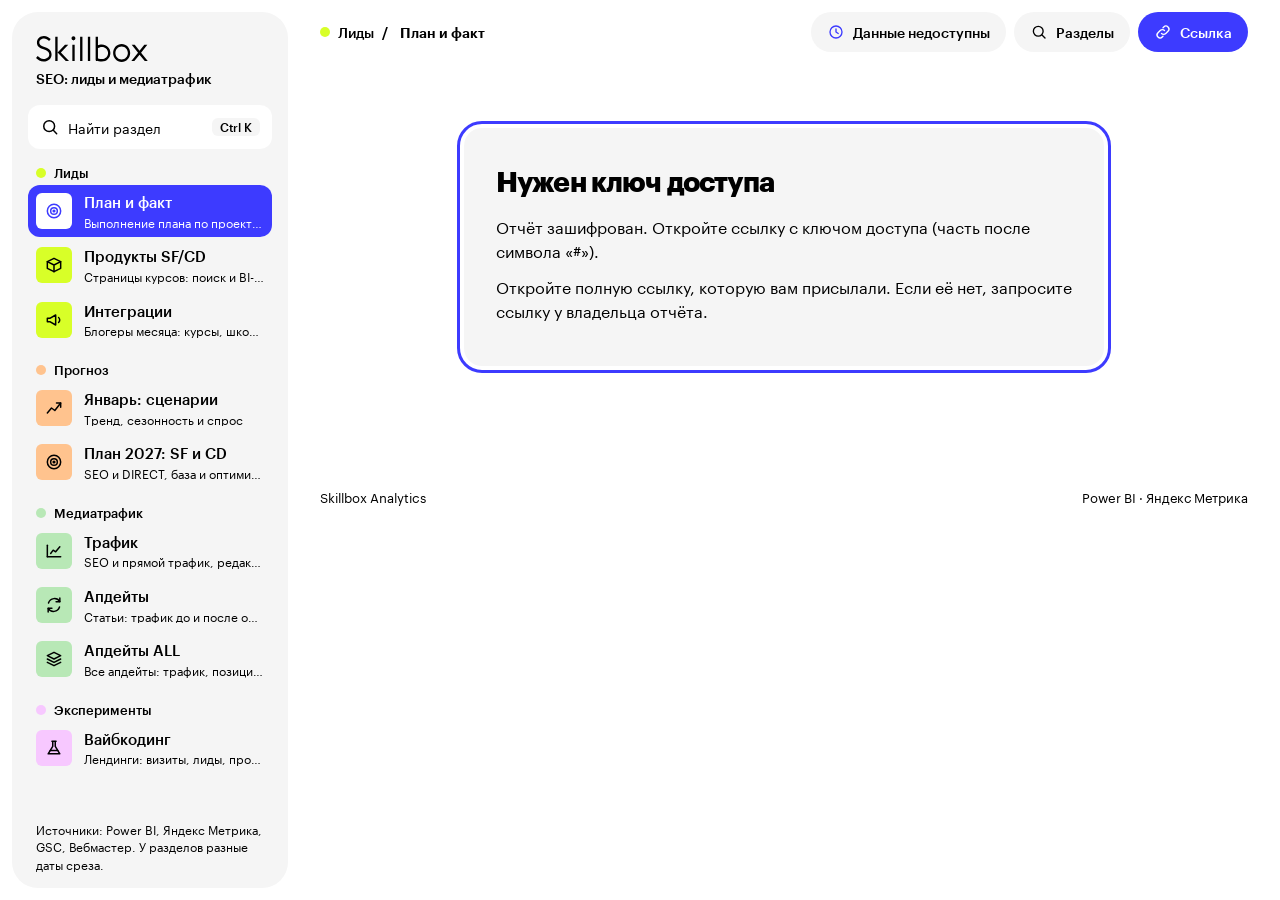
<file: index.html>
<!doctype html>
<html lang="ru">
<head>
  <meta charset="utf-8">
  <meta name="viewport" content="width=device-width, initial-scale=1">
  <meta name="description" content="Интерактивный отчёт по SEO-лидам и трафику медиапроектов Skillbox">
  <meta name="robots" content="noindex, nofollow, noarchive">
  <title>SEO: лиды и медиатрафик</title>
  <link rel="icon" href="assets/favicon.svg" type="image/svg+xml">
  <link rel="stylesheet" href="styles.css?v=20261126-2">
  <link rel="stylesheet" href="updates-all.css?v=20261122-r1">
  <link rel="stylesheet" href="products-sf-cd.css?v=20261103-1">
  <link rel="stylesheet" href="integrations.css?v=20261126-3">
  <link rel="stylesheet" href="ux-shell.css?v=20261122-r1">
  <link rel="stylesheet" href="media-plan.css?v=20261122-r1">
  <link rel="stylesheet" href="narrative.css?v=20261122-r1">
  <link rel="stylesheet" href="round3.css?v=20261122-r1">
  <style>.nested-tab-link{align-self:center;color:var(--text);font-weight:500;text-decoration:none;padding:var(--space-3) var(--space-2)}.nested-tab-link:hover{text-decoration:underline;text-underline-offset:5px}</style>
</head>
<body>
  <header class="site-header">
    <a class="brand" href="?view=leads" data-keep-hash aria-label="Skillbox">
      <img src="assets/skillbox-logo.svg" alt="Skillbox">
    </a>
    <div class="header-meta">
      <span class="status-dot" aria-hidden="true"></span>
      <span id="as-of">Требуется ключ доступа</span>
    </div>
  </header>

  <main class="page-shell" aria-busy="true">
    <section class="hero">
      <div>
        <p class="eyebrow">Аналитический отчёт</p>
        <h1>SEO: лиды и медиатрафик</h1>
        <p class="hero-copy">Единая динамика горячей воронки и контентных проектов. Источники — Power BI и API Яндекс Метрики.</p>
      </div>
      <div class="hero-mark" aria-hidden="true">SEO</div>
    </section>

    <nav class="section-tabs" aria-label="Разделы отчёта">
      <button class="tab-button active" data-target="leads" type="button">Лиды</button>
      <button class="tab-button" data-target="forecast" type="button">Прогноз: декабрь</button>
      <button class="tab-button" data-target="media" type="button">Медиатрафик</button>
      <button class="tab-button" data-target="experiment" type="button">Эксперимент: вайбкодинг</button>
    </nav>
    <script>
      // До загрузки forecast.json: прогноз строится на месяц после месяца последнего полного дня (вчера).
      (function () {
        var names = ['январь','февраль','март','апрель','май','июнь','июль','август','сентябрь','октябрь','ноябрь','декабрь'];
        var day = new Date(Date.now() - 864e5);
        var button = document.querySelector('.section-tabs [data-target="forecast"]');
        if (button) button.textContent = 'Прогноз: ' + names[(day.getMonth() + 1) % 12];
      })();
    </script>

    <nav id="leads-navigation" class="nested-tabs" aria-label="Лиды" hidden>
      <button class="nested-tab" data-target="leads" type="button">План и факт</button>
      <button class="nested-tab" data-target="products-sf-cd" type="button">Продукты SF/CD</button>
      <button class="nested-tab" data-target="integrations" type="button">Интеграции</button>
      <a class="nested-tab-link" href="plan-2027.html" data-keep-hash>План 2027: SF и CD →</a>
    </nav>

    <div id="media-navigation" hidden>
      <nav class="nested-tabs" aria-label="Медиатрафик">
        <button class="nested-tab" data-target="media" type="button">Трафик</button>
        <button class="nested-tab" data-target="updates-all" type="button">Апдейты ALL</button>
      </nav>
    </div>

    <div id="r3-delta"></div>

    <section id="products-sf-cd" class="dashboard-section" hidden aria-labelledby="products-sf-cd-heading">
      <div class="section-heading"><div><p class="eyebrow">SEO-продукты</p><h2 id="products-sf-cd-heading">Продукты SF/CD</h2></div></div>
      <div class="empty" role="status">Данные отчёта ещё не подготовлены.</div>
    </section>

    <section id="integrations" class="dashboard-section" hidden aria-labelledby="integrations-heading">
      <div class="section-heading"><div><p class="eyebrow">Блогерские интеграции</p><h2 id="integrations-heading">Интеграции</h2></div></div>
      <div class="empty" role="status">Данные раздела ещё не загружены.</div>
    </section>

    <section id="leads" class="dashboard-section active" aria-labelledby="leads-heading">
      <div class="section-heading">
        <div>
          <p class="eyebrow">Горячая воронка</p>
          <h2 id="leads-heading">План и факт лидов</h2>
        </div>
        <a class="rec-csv-button" href="plan-2027.html" data-keep-hash style="text-decoration:none;display:inline-block">План SF и CD на дек 2026 — дек 2027 →</a>
      </div>

      <div id="lead-attention" class="attention" aria-live="polite" hidden></div>
      <p id="lead-period-status" class="period-status" role="status" hidden></p>
      <div id="lead-kpis" class="kpi-grid" aria-live="polite"></div>

      <article class="chart-card">
        <div class="chart-filter-bar" aria-label="Фильтры графика лидов">
          <div class="filter-copy">
            <span class="filter-index">1</span>
            <div><strong>Настройте график</strong><p>Проект, детализация и период.</p></div>
          </div>
          <div class="controls-row chart-controls">
            <label class="select-control project-control"><span>Проект</span><select id="lead-entity"></select></label>
            <label class="select-control project-control" id="lead-page-control" hidden><span>Страницы</span><select id="lead-page" aria-label="Группа страниц лида"></select></label>
            <label class="select-control grain-control"><span>Детализация</span><select id="lead-granularity"><option value="day">По дням</option><option value="week">По неделям</option><option value="month">По месяцам</option></select></label>
            <label class="date-control"><span>Дата с</span><input id="lead-date-from" type="date"></label>
            <label class="date-control"><span>Дата по</span><input id="lead-date-to" type="date"></label>
          </div>
        </div>
        <div class="card-heading chart-heading-safe">
          <div>
            <h3 id="lead-chart-title">Динамика лидов</h3>
            <p id="lead-chart-note"></p>
          </div>
          <div class="legend" aria-label="Легенда">
            <span id="lead-legend-plan"><i class="legend-line plan"></i>План</span>
            <span><i class="legend-line fact"></i>Факт</span>
            <span class="legend-gap-item" data-gap-legend="lead"><i class="legend-swatch gap-up"></i>Выше плана</span>
            <span class="legend-gap-item" data-gap-legend="lead"><i class="legend-swatch gap-down"></i>Ниже плана</span>
          </div>
        </div>
        <div id="lead-audit" hidden aria-live="polite">
          <div id="lead-month-kpis" class="mini-kpis"></div>
          <p id="lead-audit-note" class="rec-growth-note"></p>
        </div>
        <div id="lead-chart" class="chart" role="group" aria-label="График плана и факта лидов"></div>
        <div id="lead-pages-block" hidden>
          <div class="card-sub-heading">
            <h4>Доли лидов по типам страниц</h4>
            <p id="lead-pages-note"></p>
          </div>
          <div class="table-wrap lead-pages-wrap" tabindex="0" role="region" aria-label="Таблица, прокрутка">
            <table>
              <thead id="lead-pages-thead"></thead>
              <tbody id="lead-pages-tbody"></tbody>
            </table>
          </div>
        </div>
      </article>

      <article class="chart-card" id="lead-blog-card" hidden>
        <div class="card-heading chart-heading-safe">
          <div>
            <h3 id="lead-blog-title">Блог: трафик и лиды</h3>
            <p id="lead-blog-note"></p>
          </div>
          <div class="legend" aria-label="Легенда блога">
            <span><i class="legend-line fact"></i>Визиты блога</span>
          </div>
        </div>
        <div id="lead-blog-kpis" class="mini-kpis"></div>
        <div id="lead-blog-chart" class="chart" role="group" aria-label="Трафик блога по дням"></div>
      </article>

      <article class="table-card">
        <div class="card-heading">
          <div>
            <h3 id="lead-summary-title">Сводка за сентябрь</h3>
            <p id="lead-summary-note">Только SEO-канал в согласованной методологии каждого отчёта. План — за указанные дни.</p>
          </div>
          <div class="exec-legend" aria-hidden="true">
            <span class="exec-badge exec-good">от 100%</span>
            <span class="exec-badge exec-mid">90–99,9%</span>
            <span class="exec-badge exec-low">ниже 90%</span>
          </div>
        </div>
        <div class="table-wrap" tabindex="0" aria-label="Месячная сводка проектов, прокрутка по горизонтали">
          <table class="tbl-cards">
            <thead><tr><th scope="col">Проект</th><th scope="col">План</th><th scope="col">Факт</th><th scope="col">Отклонение</th><th scope="col">Выполнение</th><th scope="col">Прогноз на месяц</th><th scope="col">YoY</th></tr></thead>
            <tbody id="lead-summary"></tbody>
          </table>
        </div>
      </article>

      <article class="chart-card direction-card">
        <div class="chart-filter-bar" aria-label="Фильтры графика направлений">
          <div class="filter-copy">
            <span class="filter-index">2</span>
            <div><strong>Настройте направление</strong><p>Направление, детализация и период.</p></div>
          </div>
          <div class="controls-row chart-controls">
            <label class="select-control project-control"><span>Направление</span><select id="direction-select"></select></label>
            <label class="select-control grain-control"><span>Детализация</span><select id="direction-granularity"><option value="day">По дням</option><option value="week">По неделям</option><option value="month">По месяцам</option></select></label>
            <label class="date-control"><span>Дата с</span><input id="direction-date-from" type="date"></label>
            <label class="date-control"><span>Дата по</span><input id="direction-date-to" type="date"></label>
          </div>
        </div>
        <div class="card-heading chart-heading-safe">
          <div><h3>Skillbox core по направлениям</h3><p id="direction-chart-note">План и факт лидов.</p></div>
          <div class="legend" aria-label="Легенда">
            <span><i class="legend-line plan"></i>План</span>
            <span><i class="legend-line fact"></i>Факт</span>
            <span class="legend-gap-item"><i class="legend-swatch gap-up"></i>Выше плана</span>
            <span class="legend-gap-item"><i class="legend-swatch gap-down"></i>Ниже плана</span>
          </div>
        </div>
        <div id="direction-kpis" class="mini-kpis"></div>
        <div id="direction-chart" class="chart" role="group" aria-label="Динамика лидов выбранного направления"></div>
      </article>

      <article class="table-card">
        <div class="card-heading">
          <div>
            <h3>Направления core: выполнение плана</h3>
            <p id="direction-summary-note"></p>
          </div>
          <div class="exec-legend" aria-hidden="true">
            <span class="exec-badge exec-good">от 100%</span>
            <span class="exec-badge exec-mid">90–99,9%</span>
            <span class="exec-badge exec-low">ниже 90%</span>
          </div>
        </div>
        <div class="table-wrap direction-summary-wrap" tabindex="0" role="region" aria-label="Таблица, прокрутка">
          <table class="tbl-cards">
            <thead><tr><th scope="col">Направление</th><th scope="col">План</th><th scope="col">Факт</th><th scope="col">Отклонение</th><th scope="col">Выполнение</th><th scope="col">Прогноз на месяц</th><th scope="col">YoY</th></tr></thead>
            <tbody id="direction-summary"></tbody>
          </table>
        </div>
      </article>
    </section>

    <section id="forecast" class="dashboard-section" aria-labelledby="forecast-heading">
      <div class="section-heading">
        <div>
          <p class="eyebrow" id="forecast-eyebrow">Декабрь 2026 · три сценария</p>
          <h2 id="forecast-heading">Прогноз лидов SEO на декабрь</h2>
        </div>
      </div>

      <aside id="forecast-warning" role="note" aria-live="polite" hidden style="padding:16px 20px;margin:0 0 24px;border-left:4px solid var(--primary);background:var(--surface);line-height:1.5">
        <strong>Ранний срез: высокая неопределённость прогноза</strong>
        <p id="forecast-warning-text" style="margin:8px 0 0"></p>
      </aside>
      <div id="forecast-kpis" class="mini-kpis" aria-live="polite"></div>
      <aside id="forecast-integrations" class="fc-integrations" role="note" hidden>
        <strong id="forecast-integrations-title">Очистка от интеграций</strong>
        <p id="forecast-integrations-text"></p>
        <div id="forecast-integrations-effect"></div>
        <ul id="forecast-integrations-list"></ul>
      </aside>

      <article class="table-card">
        <div class="card-heading">
          <div>
            <h3 id="forecast-projects-title">Шесть проектов: итог ноября и прогноз декабря</h3>
            <p id="forecast-projects-note">Факт — по дате среза; досчёт — ставка последних 7 дней на остаток месяца.</p>
          </div>
        </div>
        <div class="table-wrap" tabindex="0" role="region" aria-label="Таблица, прокрутка">
          <table>
            <thead><tr id="forecast-projects-head"><th>Проект</th><th>Сентябрь</th><th>Октябрь</th><th>Ноябрь: факт</th><th>Досчёт</th><th>Итог ноября</th><th>Тренд ноя/окт</th><th>Декабрь: тренд</th><th>Декабрь: сезонность</th><th>Декабрь: спрос</th><th>Сезонный коэф.</th></tr></thead>
            <tbody id="forecast-projects"></tbody>
          </table>
        </div>
      </article>

      <article class="table-card">
        <div class="card-heading">
          <div>
            <h3>Направления Skillbox core</h3>
            <p id="forecast-directions-note">Тринадцать направлений горячей воронки core; Дизайн и Нейросети разделены.</p>
          </div>
        </div>
        <div class="table-wrap direction-summary-wrap" tabindex="0" role="region" aria-label="Таблица, прокрутка">
          <table>
            <thead><tr id="forecast-directions-head"><th>Направление</th><th>Сентябрь</th><th>Октябрь</th><th>Ноябрь: факт</th><th>Досчёт</th><th>Итог ноября</th><th>Тренд ноя/окт</th><th>Декабрь: тренд</th><th>Декабрь: сезонность</th><th>Декабрь: спрос</th><th>Сезонный коэф.</th></tr></thead>
            <tbody id="forecast-directions"></tbody>
          </table>
        </div>
      </article>

      <article class="table-card">
        <div class="card-heading">
          <div>
            <h3>Методология</h3>
            <p id="forecast-method-note">Досчёт ноября и три прогноза декабря; каждый сценарий сверяем с фактом отдельно.</p>
          </div>
        </div>
        <ol id="forecast-method-list" class="forecast-method-list"></ol>
      </article>
    </section>

    <section id="media" class="dashboard-section" aria-labelledby="media-heading">
      <div class="section-heading media-section-heading">
        <div>
          <p class="eyebrow">Яндекс Метрика</p>
          <h2 id="media-heading">SEO и прямой трафик</h2>
        </div>
      </div>

      <div class="media-jump" role="group" aria-label="Два анализа медиатрафика"><button type="button" data-media-jump="media-plan-card">Медиаплан</button><button type="button" data-media-jump="media-observation">Общая динамика ↓</button></div>
      <article id="media-plan-card" class="chart-card plan-card" hidden aria-labelledby="plan-heading">
        <div class="card-heading plan-heading">
          <div>
            <p class="eyebrow">План SEO-трафика · октябрь–декабрь 2026</p>
            <h3 id="plan-heading">Как идём относительно плана</h3>
            <p>Норма — коридор между базой и благоприятным сценарием. Цель — факт выше благоприятного.</p>
          </div>
          <div class="plan-legend" aria-label="Статусы">
            <span class="plan-badge plan-top">Выше плана</span>
            <span class="plan-badge plan-norm">Норма</span>
            <span class="plan-badge plan-low">Ниже базы</span>
          </div>
        </div>
        <div class="controls-row chart-controls plan-controls">
          <label class="select-control project-control"><span>Редакция</span><select id="plan-section"></select></label>
          <label class="select-control grain-control"><span>Период плана</span><select id="plan-period"><option value="2026-10">Октябрь</option><option value="2026-11">Ноябрь</option><option value="2026-12">Декабрь</option><option value="q4">IV квартал</option></select></label>
          <label class="select-control grain-control"><span>График</span><select id="plan-view"><option value="cum">Накопленный итог</option><option value="day">По дням</option><option value="week">По неделям</option></select></label>
        </div>
        <p id="plan-no-section" class="empty" hidden></p>
        <div id="plan-body">
          <div id="plan-status" class="plan-status" aria-live="polite"></div>
          <div id="plan-kpis" class="kpi-grid plan-kpis"></div>
          <div class="card-heading media-chart-heading plan-chart-heading">
            <div class="chart-copy"><h3>Факт против коридора плана</h3><p id="plan-chart-note"></p></div>
            <div class="legend" aria-label="Легенда">
              <span><i class="legend-line seo"></i>Факт</span>
              <span><i class="legend-line plan-base"></i>База</span>
              <span><i class="legend-line plan-fav"></i>Благоприятный</span>
              <span><i class="legend-band"></i>Коридор нормы</span>
            </div>
          </div>
          <div id="plan-chart" class="chart" role="group" aria-label="Накопленный SEO-трафик против базы и благоприятного сценария"></div>
          <div class="plan-tables">
            <article class="table-card">
              <div class="card-heading"><div><h3>План и факт по месяцам</h3><p id="plan-months-note"></p></div></div>
              <div class="table-wrap" tabindex="0" role="region" aria-label="Таблица, прокрутка">
                <table class="plan-table">
                  <thead><tr><th>Период</th><th>Факт</th><th>База</th><th>Благоприятный</th><th>К базе</th><th>К благоприятному</th><th>Статус</th><th>Прогноз по темпу</th></tr></thead>
                  <tbody id="plan-months"></tbody>
                </table>
              </div>
            </article>
            <article class="table-card">
              <div class="card-heading"><div><h3>Редакции против плана</h3><p id="plan-sections-note"></p></div></div>
              <div class="table-wrap compact" tabindex="0" role="region" aria-label="Таблица, прокрутка">
                <table class="plan-table">
                  <thead><tr><th>Редакция</th><th>Факт</th><th>База</th><th>Благоприятный</th><th>К базе</th><th>Статус</th><th>Прогноз по темпу</th></tr></thead>
                  <tbody id="plan-sections"></tbody>
                </table>
              </div>
            </article>
          </div>
          <p id="plan-method" class="plan-method"></p>
        </div>
      </article>

      <div id="media-observation" class="observation section-observation" aria-live="polite"></div>
      <div id="media-kpis" class="kpi-grid" aria-live="polite"></div>

      <article class="chart-card media-chart-card">
        <div class="chart-filter-bar" aria-label="Фильтры медиатрафика">
          <div class="filter-copy">
            <span class="filter-index">1</span>
            <div><strong>Настройте график</strong><p>Медиапроект, редакция, детализация и период.</p></div>
          </div>
          <div class="controls-row chart-controls">
            <label class="select-control project-control"><span>Медиапроект</span><select id="media-project"></select></label>
            <label id="media-section-control" class="select-control project-control"><span>Редакция</span><select id="media-section"></select></label>
            <label class="select-control grain-control"><span>Детализация</span><select id="media-granularity"><option value="day">По дням</option><option value="week">По неделям</option><option value="month">По месяцам</option></select></label>
            <label class="date-control"><span>Дата с</span><input id="media-date-from" type="date"></label>
            <label class="date-control"><span>Дата по</span><input id="media-date-to" type="date"></label>
          </div>
        </div>
        <div class="card-heading media-chart-heading">
          <div class="chart-copy">
            <h3 id="media-chart-title">SEO и прямой трафик</h3>
            <p id="media-chart-note">Визиты, последний значимый источник.</p>
          </div>
          <div class="legend" aria-label="Легенда">
            <span><i class="legend-line seo"></i>SEO</span>
            <span><i class="legend-line direct"></i>Прямой</span>
            <span id="media-plan-legend" hidden><i class="legend-band"></i>План SEO: база — благоприятный</span>
          </div>
        </div>
        <div id="media-chart" class="chart" role="group" aria-label="График SEO и прямых визитов"></div>
      </article>

      <div class="split-grid">
        <article class="table-card">
          <div class="card-heading"><div><h3>По месяцам</h3><p id="media-monthly-note">За выбранный период.</p></div></div>
          <div class="table-wrap compact" tabindex="0" role="region" aria-label="Таблица, прокрутка">
            <table>
              <thead><tr><th>Месяц</th><th>SEO</th><th>Прямой</th><th>Доля SEO</th><th title="Факт SEO к базе за дни с планом; цвет — статус коридора">К базе</th></tr></thead>
              <tbody id="media-monthly"></tbody>
            </table>
          </div>
        </article>
        <article id="editorial-card" class="table-card">
          <div class="card-heading"><div><h3>Редакции Skillbox Media</h3><p id="editorial-summary-note">Итоги за выбранный период.</p></div></div>
          <div class="table-wrap compact editorial-table" tabindex="0" role="region" aria-label="Таблица, прокрутка">
            <table>
              <thead><tr><th>Редакция</th><th>SEO</th><th>Прямой</th><th title="Факт SEO к базе за дни с планом; цвет — статус коридора">К базе</th></tr></thead>
              <tbody id="editorial-summary"></tbody>
            </table>
          </div>
        </article>
      </div>
    </section>


    <section id="updates" class="dashboard-section" aria-labelledby="updates-heading">
      <div class="section-heading">
        <div><p class="eyebrow">Skillbox Media · SEO-визиты</p><h2 id="updates-heading">Апдейты статей</h2></div>
      </div>
      <div id="upd-status" class="updates-status" role="status" aria-live="polite">Загружаем данные апдейтов.</div>
      <div id="upd-content" hidden>
        <article class="chart-card updates-source" aria-labelledby="upd-source-heading">
          <div class="card-heading"><div><h3 id="upd-source-heading">Источник списка статей</h3><p id="upd-source-summary"></p></div></div>
          <p id="upd-source-time" class="updates-help"></p>
          <p id="upd-date-definition" class="updates-help"></p>
          <p id="upd-history-warning" class="updates-help" hidden></p>
          <details id="upd-excluded" class="updates-markers" hidden><summary id="upd-excluded-summary">Строки, не вошедшие в анализ</summary><ul id="upd-excluded-list"></ul></details>
        </article>
        <div id="upd-kpis" class="kpi-grid" aria-live="polite"></div>
        <article id="upd-chart-card" class="chart-card">
          <div class="chart-filter-bar" aria-label="Фильтры апдейтов">
            <div class="filter-copy"><span class="filter-index">1</span><div><strong>Выберите когорту и период</strong><p>Месяц апдейта определяет статьи. Период трафика и окно сравнения задаются отдельно.</p></div></div>
            <div class="controls-row chart-controls">
              <label class="select-control project-control"><span>Месяц апдейта</span><select id="upd-month"></select></label>
              <label class="select-control project-control rec-page-control"><span>Поиск по URL или названию</span><input id="upd-search" type="search" placeholder="Адрес или название статьи" autocomplete="off" aria-describedby="upd-search-info"></label>
              <label class="select-control project-control"><span>Статья</span><select id="upd-article" aria-describedby="upd-search-info"></select></label>
              <label class="select-control grain-control"><span>Окно до / после</span><select id="upd-window"><option value="7">7 дней</option><option value="14">14 дней</option><option value="28" selected>28 дней</option></select></label>
              <label class="select-control grain-control"><span>Детализация</span><select id="upd-granularity"><option value="day">По дням</option><option value="week">По неделям</option><option value="month">По месяцам</option></select></label>
              <label class="date-control"><span>Трафик с</span><input id="upd-date-from" type="date"></label>
              <label class="date-control"><span>Трафик по</span><input id="upd-date-to" type="date"></label>
            </div>
            <p id="upd-search-info" class="updates-help" aria-live="polite"></p>
            <div class="updates-focus"><button id="upd-focus-range" class="rec-csv-button" type="button" aria-describedby="upd-focus-note">Последние 90 дней</button><p id="upd-focus-note" class="updates-help"></p></div>
          </div>
          <div class="card-heading chart-heading-safe"><div><h3 id="upd-chart-title">SEO-визиты статей</h3><p id="upd-chart-note"></p></div><div class="legend"><span><i class="legend-line seo"></i>SEO-визиты</span><span><i class="legend-line rec-yandex"></i>Апдейты</span></div></div>
          <div id="upd-chart" class="chart" role="group" aria-label="SEO-визиты выбранных статей и даты апдейтов"></div>
          <details class="updates-markers"><summary>Даты апдейтов в периоде графика</summary><ul id="upd-events-list"></ul></details>
        </article>
        <article class="table-card">
          <div class="card-heading"><div><h3>До и после апдейта</h3><p id="upd-table-note"></p></div><button id="upd-xlsx" class="rec-csv-button" type="button" disabled title="Все строки текущих фильтров и сортировки, не только видимая страница">Скачать таблицу XLSX</button></div>
          <div class="updates-color-legend" aria-label="Подсветка результатов"><span class="upd-result-growth">Рост</span><span class="upd-result-decline-large">Падение больше 20%</span><span class="upd-result-decline-small">Падение до 20% включительно</span><span>Без изменений / нет сравнения — без подсветки</span></div>
          <p id="upd-export-status" class="updates-help" role="status" aria-live="polite"></p>
          <div class="table-wrap" tabindex="0" role="region" aria-label="Таблица, прокрутка">
            <table id="upd-table">
              <thead id="upd-table-head"><tr>
                <th><button class="th-sort" data-sort="title" type="button">Статья / URL</button></th>
                <th><button class="th-sort" data-sort="date" type="button">Дата апдейта из таблицы</button></th>
                <th><button class="th-sort" data-sort="pre" type="button">SEO до</button></th>
                <th><button class="th-sort" data-sort="post" type="button">SEO после</button></th>
                <th><button class="th-sort" data-sort="n" type="button">Дни сравнения</button></th>
                <th><button class="th-sort" data-sort="avg" type="button">В день: до → после</button></th>
                <th><button class="th-sort" data-sort="delta" type="button">Изменение</button></th>
                <th><button class="th-sort" data-sort="status" type="button">Полнота</button></th>
              </tr></thead>
              <tbody id="upd-table-body"></tbody>
            </table>
          </div>
          <div class="rec-pager"><span id="upd-page-info" aria-live="polite"></span><button id="upd-page-prev" type="button">Назад</button><button id="upd-page-next" type="button">Вперёд</button></div>
        </article>
        <article class="table-card rec-method"><div class="card-heading"><div><h3>Методология и ограничения</h3><p>Наблюдаемая динамика после обновления статьи.</p></div></div><ul id="upd-method"></ul></article>
      </div>
    </section>

    <section id="updates-all" class="dashboard-section" aria-labelledby="upa-heading">
      <div class="section-heading"><div><p class="eyebrow">Медиатрафик</p><h2 id="upa-heading">Апдейты ALL</h2></div></div>
      <div id="upa-status" class="upa-notice" role="status"><p id="upa-status-text">Данные загрузятся при открытии вкладки.</p><button id="upa-retry" class="upa-button" type="button" hidden>Повторить загрузку</button></div>
      <div id="upa-content" hidden>
        <div id="upa-kpis" class="kpi-grid upa-kpis" aria-live="polite"></div>
        <div id="upa-history-warning" class="upa-notice upa-warning" role="note" hidden></div>
        <div class="upa-controls" aria-label="Фильтры статей и апдейтов">
          <label class="upa-field"><span>Месяц обновления</span><select id="upa-month"><option value="all">Все месяцы</option><option value="undated">Без даты</option></select></label>
          <label class="upa-field"><span>Раздел</span><select id="upa-section"><option value="all">Все разделы</option></select></label>
          <label class="upa-field"><span>Поиск по статье или URL</span><input id="upa-search" type="search" autocomplete="off"></label>
          <label class="upa-field"><span>Статья</span><select id="upa-article"><option value="all">Все статьи</option></select></label>
          <label class="upa-field"><span>Сигнал доработки</span><select id="upa-filter-status"><option value="all">Все статусы</option><option value="needs-revision">Нужна доработка</option><option value="severe">Падение больше 20% + хуже позиция</option><option value="warning">Падение до 20% + хуже позиция</option><option value="no-data">Недостаточно данных</option></select></label>
          <label class="upa-field"><span>Окно сравнения, дней с каждой стороны</span><select id="upa-window"><option value="7">7 дней</option><option value="14">14 дней</option><option value="28" selected>28 дней</option></select></label>
        </div>
        <p id="upa-scope-note" class="upa-help" aria-live="polite"></p>
        <div id="upa-future" class="upa-notice" hidden></div>
        <div class="upa-controls" aria-label="Период и детализация обоих графиков">
          <label class="upa-field"><span>Графики с</span><input id="upa-from" type="date"></label>
          <label class="upa-field"><span>Графики по</span><input id="upa-to" type="date"></label>
          <label class="upa-field"><span>Детализация</span><select id="upa-grain"><option value="day">По дням</option><option value="week">По неделям</option><option value="month">По месяцам</option></select></label>
        </div>
        <div class="upa-actions"><button id="upa-full-range" class="upa-button" type="button">Весь период с 01.06.2025</button><p id="upa-period-note" class="upa-help"></p></div>
        <article id="upa-traffic-card" class="chart-card">
          <div class="card-heading"><div><h3>SEO-трафик статей</h3><p>Полная история выбранных URL. Пунктир — точные даты обновления.</p></div></div>
          <div class="upa-legend" aria-label="Легенда трафика"><span><i></i>SEO-визиты</span><span><i class="upa-marker"></i>Дата обновления</span></div>
          <div id="upa-traffic-chart" class="upa-chart" tabindex="0" aria-label="График SEO-трафика"></div>
          <details><summary>Трафик в таблице</summary><div id="upa-traffic-data" class="upa-data-wrap"></div></details>
        </article>
        <article class="chart-card">
          <div class="card-heading"><div><h3>Средние позиции</h3><p>Меньше — лучше. Средняя по доступным измерениям, взвешенная по показам. Покрытие указано в подсказке и таблице. Предварительные дни GSC отмечены полыми точками.</p></div></div>
          <div class="upa-legend" aria-label="Легенда позиций"><span><i></i>Google Search Console</span><span><i class="upa-wm"></i>Яндекс Вебмастер</span><span><i class="upa-marker"></i>Дата обновления</span></div>
          <div id="upa-position-chart" class="upa-chart" tabindex="0" aria-label="График средних позиций"></div>
          <details><summary>Позиции, показы и покрытие в таблице</summary><div id="upa-position-data" class="upa-data-wrap"></div></details>
        </article>
        <details id="upa-markers"><summary>Даты апдейтов на графиках</summary></details>
        <article class="table-card">
          <div class="card-heading"><div><h3>Сравнение по каждому апдейту</h3><p>Нажмите на строку или название статьи, чтобы показать её графики. Статьи без даты остаются в таблице.</p></div></div>
          <div class="upa-color-legend"><span class="upa-pink">Трафик упал больше 20%</span><span class="upa-yellow">Трафик упал до 20% включительно</span><span>Контур строки и отметка: одновременно ухудшилась позиция</span></div>
          <div class="upa-table-wrap" tabindex="0" aria-label="Таблица апдейтов, горизонтальная прокрутка">
            <table id="upa-table"><caption>Равные непрерывные окна до и после, без дня обновления</caption>
              <thead id="upa-table-head"><tr>
                <th scope="col" aria-sort="none"><button class="th-sort" type="button" data-sort="title">Статья</button></th>
                <th scope="col" aria-sort="descending"><button class="th-sort" type="button" data-sort="date">Дата апдейта</button></th>
                <th scope="col" aria-sort="none"><button class="th-sort" type="button" data-sort="delta">SEO до → после</button></th>
                <th scope="col" aria-sort="none"><button class="th-sort" type="button" data-sort="gsc">Позиция GSC до → после</button></th>
                <th scope="col" aria-sort="none"><button class="th-sort" type="button" data-sort="webmaster">Позиция Яндекс до → после</button></th>
                <th scope="col" aria-sort="none"><button class="th-sort" type="button" data-sort="status">Сигнал и полнота окна</button></th>
              </tr></thead><tbody id="upa-table-body"></tbody>
            </table>
          </div>
          <div class="upa-pager"><button id="upa-prev" class="upa-button" type="button" disabled>Назад</button><span id="upa-page-label" aria-live="polite"></span><button id="upa-next" class="upa-button" type="button" disabled>Вперёд</button></div>
        </article>
        <div id="upa-source" class="upa-notice" aria-label="Источники и даты среза"></div>
        <article class="upa-method">
          <h3>Как читать сравнение</h3>
          <ul>
            <li>Сравниваем одинаковое число n дней до и после обновления. Сам день обновления исключаем. Окно — 7, 14 или 28 дней; ограничиваем его доступной историей и соседними обновлениями статьи. Частичные окна показываем явно.</li>
            <li>«Нужна доработка»: SEO-трафик снизился и средняя позиция хотя бы одного доступного поисковика ухудшилась. Больше 20% — розовый, до 20% включительно — жёлтый. Для сигнала нужны минимум 7 дней с каждой стороны и полное покрытие позиций. Падение без ухудшения позиции выделяем только в ячейке трафика.</li>
            <li>Позиция за окно = сумма (позиция × показы) / сумма показов. Чем больше номер, тем хуже позиция. Для сигнала каждый день должен иметь завершённые данные GSC или измерения Вебмастера, а с каждой стороны нужны положительные показы.</li>
            <li>Предварительные дни GSC видны на графике, но исключены из сигнала. Пропуски не заменяем нулями. Отсутствие данных не считаем стабильностью или ростом. На графике группы статей показываем среднюю по доступным измерениям с указанием покрытия.</li>
            <li>Все регионы и устройства. GSC: web, точный URL, средняя позиция страницы из API. Вебмастер: URL, обычная веб-выдача. Историю Вебмастера накапливаем при следующих обновлениях. Часовые пояса и срезы источников могут различаться.</li>
            <li>Даты берём только из столбца «Дата обновления материала» Google Sheets. Повторные URL объединяем, статьи без даты сохраняем, будущие даты не используем в сравнениях. Пунктир стоит на точной дате обновления при любой детализации графика.</li>
            <li>При нулевом трафике до процент не рассчитываем; положительный трафик после — «Рост с нуля». Период графика не меняет окно сравнения. Динамика до и после не доказывает эффект обновления: учитывайте спрос, сезонность и изменения выдачи.</li>
          </ul>
        </article>
      </div>
    </section>

    <section id="experiment" class="dashboard-section" aria-labelledby="experiment-heading">
      <div class="section-heading">
        <div>
          <p class="eyebrow">Только SEO · Skillfactory · Contented · Kids · история с 01.06.2026</p>
          <h2 id="experiment-heading">Эксперимент: вайбкодинг</h2>
        </div>
      </div>

      <div id="exp-observation" class="observation experiment-observation" aria-live="polite"></div>
      <article id="exp-funnel-card" class="chart-card exp-funnel-card">
        <div class="chart-filter-bar exp-filter-bar" aria-label="Фильтры эксперимента">
          <div class="exp-brand-row">
            <span class="exp-brand-caption">Бренд</span>
            <div id="exp-brand-tabs" class="exp-brand-tabs" role="group" aria-label="Бренд"></div>
          </div>
          <div class="controls-row chart-controls">
            <label class="select-control project-control exp-page-control"><span>Страница</span><select id="exp-product" aria-label="Страница эксперимента"></select></label>
            <label class="select-control project-control"><span>Окно сравнения</span><select id="exp-window">
              <option value="auto">Равные окна: все дни после релиза</option>
              <option value="7">7 дней до / после</option>
              <option value="14">14 дней до / после</option>
              <option value="28">28 дней до / после</option>
              <option value="full">Весь период до и после</option>
            </select></label>
          </div>
        </div>
        <div class="card-heading">
          <div>
            <h3 id="exp-funnel-title">Воронка до и после релиза</h3>
            <p id="exp-funnel-note"></p>
          </div>
        </div>
        <div id="exp-funnel" class="exp-funnel"></div>
        <div id="exp-absolute-ledger" class="absolute-ledger"></div>
      </article>

      <article class="chart-card">
        <div class="controls-row chart-controls exp-chart-controls">
          <label class="select-control project-control"><span>Показатель воронки</span><select id="exp-metric">
            <option value="visits">Визиты</option>
            <option value="leads">Лиды</option>
            <option value="cr1">CR1 (лиды к визитам)</option>
            <option value="sales">Продажи</option>
            <option value="cr2">CR2 (продажи к лидам)</option>
            <option value="revenue">Выручка</option>
          </select></label>
          <label class="select-control grain-control"><span>Детализация</span><select id="exp-granularity"><option value="day">По дням</option><option value="week">По неделям</option><option value="month">По месяцам</option></select></label>
          <label class="date-control"><span>Дата с</span><input id="exp-date-from" type="date"></label>
          <label class="date-control"><span>Дата по</span><input id="exp-date-to" type="date"></label>
        </div>
        <div class="card-heading chart-heading-safe">
          <div>
            <h3 id="exp-chart-title">Динамика метрики</h3>
            <p id="exp-chart-note"></p>
          </div>
          <div class="legend" id="exp-legend" aria-label="Легенда"></div>
        </div>
        <div id="exp-chart" class="chart" role="group" aria-label="Динамика показателя воронки выбранной страницы"></div>
      </article>

      <article class="table-card">
        <div class="card-heading">
          <div>
            <h3>Страницы бренда: до и после релиза</h3>
            <p id="exp-results-note"></p>
          </div>
        </div>
        <div class="table-wrap" tabindex="0" role="region" aria-label="Таблица, прокрутка">
          <table class="exp-results-table">
            <thead><tr><th>Страница</th><th>Релиз</th><th>Дней до / после</th><th>Визиты в день</th><th>Лиды в день</th><th>CR1</th><th>Продажи в день</th><th>CR2</th><th>Выручка в день</th></tr></thead>
            <tbody id="exp-results-body"></tbody>
          </table>
        </div>
      </article>

      <article class="table-card">
        <div class="card-heading">
          <div>
            <h3>Страницы бренда: все метрики за период графика</h3>
            <p id="exp-table-note"></p>
          </div>
        </div>
        <div class="table-wrap compact" tabindex="0" role="region" aria-label="Таблица, прокрутка">
          <table>
            <thead><tr><th>Страница</th><th>Визиты</th><th>Лиды</th><th>CR1</th><th>Продажи</th><th>CR2</th><th>Выручка</th></tr></thead>
            <tbody id="exp-table-body"></tbody>
          </table>
        </div>
      </article>

      <article class="table-card rec-method">
        <div class="card-heading">
          <div>
            <h3>Методология эксперимента</h3>
            <p>Что измеряется и чего этот отчёт не утверждает.</p>
          </div>
        </div>
        <ul id="exp-method-list"></ul>
      </article>
    </section>
  </main>

  <div id="tooltip" class="tooltip" role="tooltip"></div>
  <footer>
    <span>Skillbox Analytics</span>
    <span>Power BI · Яндекс Метрика</span>
  </footer>
  <script src="ux-shell.js?v=20261126-1" defer></script>
  <script src="experiment.js?v=20261122-r1" defer></script>
  <script src="xlsx-export.js?v=20261002-1" defer></script>
  <script src="updates.js?v=20261122-r1" defer></script>
  <script src="updates-all.js?v=20261122-r1" defer></script>
  <script src="products_model.js?v=20261102-2" defer></script>
  <script src="products-sf-cd.js?v=20261122-r1" defer></script>
  <script src="integrations.js?v=20261126-3" defer></script>
  <script src="media-plan.js?v=20261122-r1" defer></script>
  <script src="app.js?v=20261126-3" defer></script>
  <script src="round3.js?v=20261122-r1" defer></script>
</body>
</html>
</file>
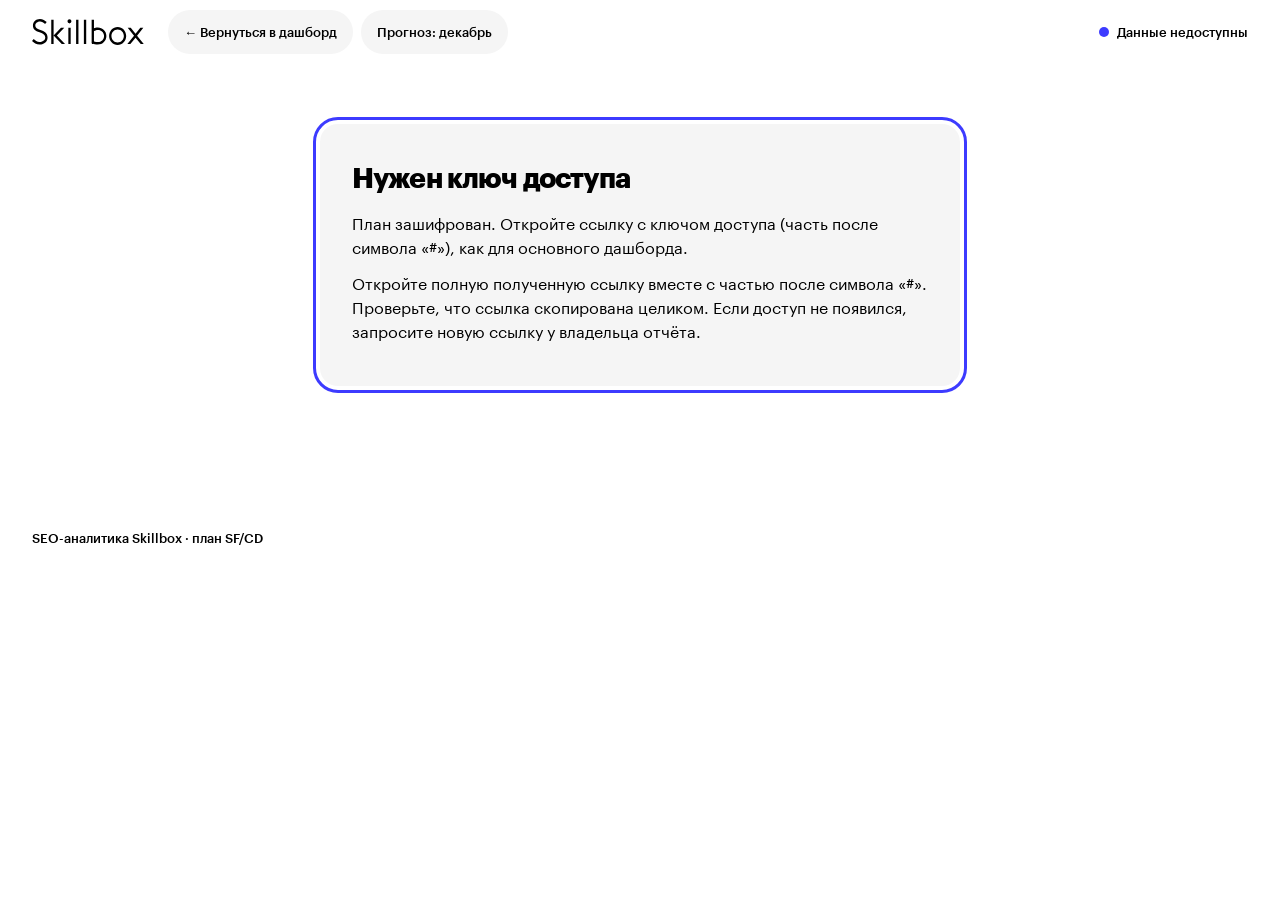
<file: plan-2027.html>
<!doctype html>
<html lang="ru">
<head>
  <meta charset="utf-8">
  <meta name="viewport" content="width=device-width, initial-scale=1">
  <meta name="robots" content="noindex, nofollow, noarchive">
  <title>План лидов SEO и DIRECT 2027 · SF и CD</title>
  <link rel="icon" href="assets/favicon.svg" type="image/svg+xml">
  <link rel="stylesheet" href="styles.css?v=20261122-r1">
  <link rel="stylesheet" href="ux-shell.css?v=20261122-r1">
  <link rel="stylesheet" href="narrative.css?v=20261122-r1">
  <link rel="stylesheet" href="plan-2027.css?v=20261122-r1">
</head>
<body class="p27-page">
  <button class="ux-skip" type="button" data-focus-main>К содержимому</button>
  <header class="site-header p27-header">
    <a class="brand" id="p27-home" href="index.html?view=leads" aria-label="Вернуться в дашборд">
      <img src="assets/skillbox-logo.svg" alt="Skillbox">
    </a>
    <nav class="p27-top-nav" aria-label="Навигация">
      <a id="p27-back" class="p27-back" href="index.html?view=leads">← Вернуться в дашборд</a>
      <a id="p27-forecast" class="p27-back" href="index.html?view=forecast">Прогноз: декабрь</a>
    </nav>
    <div class="header-meta"><span class="status-dot" aria-hidden="true"></span><span id="p27-asof">Требуется ключ доступа</span></div>
  </header>

  <main class="page-shell" id="p27-main" tabindex="-1" aria-busy="true">
    <p id="p27-loading" class="period-status" role="status">Загружаем План. Дождитесь данных перед сравнением.</p>
    <section class="hero p27-hero">
      <div>
        <p class="eyebrow">SEO и Direct · декабрь 2026 — декабрь 2027</p>
        <h1>План лидов 2027</h1>
      </div>
    </section>

    <div class="p27-switchbar" id="p27-switchbar">
      <div class="p27-seg" role="group" aria-label="Проект" id="p27-brand-tabs">
        <button type="button" data-brand="sf" class="p27-seg-btn">Skillfactory</button>
        <button type="button" data-brand="cd" class="p27-seg-btn">Contented</button>
      </div>
      <div class="p27-switch-group">
        <span class="p27-switch-label" id="p27-feed-label">yandex-feed в SEO</span>
        <div class="p27-seg p27-seg-small" role="group" aria-labelledby="p27-feed-label" id="p27-feed-tabs">
          <button type="button" data-feed="0" class="p27-seg-btn">Без фида</button>
          <button type="button" data-feed="1" class="p27-seg-btn">С фидом</button>
        </div>
      </div>
    </div>

    <section id="p27-brand-section" aria-label="План выбранного проекта">
      <div class="slice-context"><span>Выбранный срез</span><p id="p27-context" aria-live="polite"></p></div>
      <div class="p27-brand-head">
        <h2 id="p27-brand-title">Skillfactory</h2>
        <p id="p27-brand-scope"></p>
      </div>
      <div id="p27-kpis" class="kpi-grid"></div>
      <details class="p27-summary p27-disclosure p27-lead" id="p27-summary-box" open>
        <summary id="p27-summary-h">Вывод по SF и CD и сравнение с 2026 годом</summary>
        <div id="p27-summary"></div>
        <button type="button" class="observation-check" id="p27-summary-more" aria-controls="p27-summary" aria-expanded="false">Весь вывод: проекты, фид и спрос ↓</button>
      </details>
      <details class="p27-about p27-disclosure p27-summary" id="p27-about">
        <summary>О плане, фиде и источниках</summary>
        <p class="hero-copy">Skillfactory и Contented по отдельности. Сценарии «база» и «оптимистичный», каждый — без потока yandex-feed и с ним. Определения лидов совпадают с вкладкой «План и факт».</p>
        <p class="p27-switch-hint" id="p27-switch-hint"></p>
      <div class="p27-evidence" aria-label="Статус данных и источники">
        <div><span class="p27-kind p27-kind-fact">Факт</span><p>Power BI · по 10.11.2026<br>Выгрузка 11.11.2026</p></div>
        <div><span class="p27-kind p27-kind-est">Оценка</span><p>Ноябрь 2026 · досчёт месяца<br>Наблюдения за 1–10.11</p></div>
        <div><span class="p27-kind p27-kind-scenario">Сценарии</span><p>Декабрь 2026 — декабрь 2027<br>База / оптимистичный · лиды</p></div>
        <button class="ux-tool" type="button" data-open-method aria-label="Открыть методику и источники">Методика и источники ↓</button>
      </div>
      </details>

      <article class="chart-card">
        <div class="card-heading p27-chart-head">
          <div><h3 id="p27-chart-title">Лиды по месяцам</h3><p id="p27-chart-note"></p></div>
          <div class="p27-chart-controls">
            <div class="p27-seg p27-seg-small" role="group" aria-label="Канал" id="p27-channel-tabs">
              <button type="button" data-channel="seo" class="p27-seg-btn">SEO</button>
              <button type="button" data-channel="direct" class="p27-seg-btn">DIRECT</button>
              <button type="button" data-channel="both" class="p27-seg-btn">SEO + DIRECT</button>
            </div>
            <label class="p27-mini-select">История с
              <select id="p27-from"><option value="2024-04">апр 2024</option><option value="2025-01">янв 2025</option><option value="2026-01">янв 2026</option></select></label>
          </div>
        </div>
        <div class="p27-legend" id="p27-chart-legend"></div>
        <p class="reading-guide">Единица: лиды в месяц. Синяя линия — факт; чёрные точки — оценка ноября; длинный чёрный пунктир — база, короткий — оптимистичный сценарий. Заливка между сценариями не является доверительным интервалом.</p>
        <div id="p27-chart" class="chart" role="group" aria-label="График лидов: факт, план и прогноз"></div>
      </article>

      <div class="p27-tables">
        <article class="chart-card p27-white">
          <div class="card-heading">
            <div><h3 id="p27-seo-title">SEO: план по месяцам</h3><p id="p27-seo-note"></p></div>
            <button class="rec-csv-button" type="button" data-csv="seo">CSV</button>
          </div>
          <div class="table-wrap"><table class="p27-table" id="p27-table-seo"></table></div>
        </article>
        <article class="chart-card p27-white">
          <div class="card-heading">
            <div><h3 id="p27-direct-title">DIRECT: план по месяцам</h3><p>Прямые заходы в кластере Direct+SEO. Фид на канал не влияет.</p></div>
            <button class="rec-csv-button" type="button" data-csv="direct">CSV</button>
          </div>
          <div class="table-wrap"><table class="p27-table" id="p27-table-direct"></table></div>
        </article>
      </div>

      <div class="split-grid p27-split">
        <article class="chart-card">
          <div class="card-heading"><div><h3>Из чего складывается оптимистичный сценарий</h3><p id="p27-uplift-note"></p></div></div>
          <div class="p27-legend" id="p27-uplift-legend"></div>
          <div id="p27-uplift" class="chart p27-chart-small" role="group" aria-label="Вклад доработок в оптимистичный сценарий"></div>
        </article>
        <article class="chart-card">
          <div class="card-heading"><div><h3>Сезонность</h3><p id="p27-season-note"></p></div></div>
          <div class="p27-legend" id="p27-season-legend"></div>
          <div id="p27-season" class="chart p27-chart-small" role="group" aria-label="Индексы сезонности"></div>
        </article>
      </div>

      <article class="chart-card p27-white">
        <div class="card-heading"><div><h3 id="p27-hist-title">Факт и план Power BI для проверки</h3><p>Выгрузка Power BI 11.11.2026, данные по 10.11.2026. «В т. ч. фид» — лиды с utm_source yandex-feed / ya-feed внутри SEO.</p></div>
          <button class="rec-csv-button" type="button" data-csv="history">CSV</button></div>
        <div class="table-wrap compact"><table class="p27-table" id="p27-table-history"></table></div>
      </article>

      <article class="chart-card p27-white">
        <div class="card-heading"><div><h3 id="p27-ws-title">Спрос в тематике: Wordstat</h3><p>Показы по фразе без операторов, вся Россия, январь — сентябрь каждого года (октябрь 2026 в API ещё не появился). Yandex Cloud Search API, выгрузка 11.11.2026.</p></div></div>
        <div class="table-wrap compact"><table class="p27-table" id="p27-table-ws"></table></div>
      </article>
    </section>

    <article class="chart-card p27-white" aria-labelledby="p27-overview-h">
      <div class="card-heading"><div><h3 id="p27-overview-h">Сводка по проектам и каналам</h3><p>Лиды за 2027 год. «С фидом» — если yandex-feed вернётся с декабря 2026 на средний уровень октября 2025 — сентября 2026. На DIRECT фид не влияет.</p></div></div>
      <div class="table-wrap"><table class="p27-table" id="p27-overview"></table></div>
    </article>

    <details class="chart-card p27-method p27-disclosure" id="p27-methodology" open>
      <summary>Методика, риски и источники</summary>
      <p class="reading-guide">Факт, досчёт ноября и сценарии имеют разный статус. Ниже — определения, допущения модели, даты выгрузок и периоды данных.</p>
      <h3>Как построен план</h3>
      <ol id="p27-method"></ol>
      <h4>Риски и что не учтено</h4>
      <ul id="p27-risks"></ul>
      <h4>Источники</h4>
      <div class="table-wrap"><table class="p27-table" id="p27-sources"></table></div>
    </details>
  </main>
  <div id="p27-tooltip" class="tooltip" role="tooltip"></div>
  <footer><span>SEO-аналитика Skillbox · план SF/CD</span><span id="p27-generated"></span></footer>
  <script src="plan-2027.js?v=20261122-r1" defer></script>
</body>
</html>
</file>
<file: styles.css>
@font-face{font-family:Graphik;src:url('fonts/Graphik-Regular-Web.woff2') format('woff2');font-weight:400;font-style:normal;font-display:swap}
@font-face{font-family:Graphik;src:url('fonts/Graphik-Medium-Web.woff2') format('woff2');font-weight:500;font-style:normal;font-display:swap}
@font-face{font-family:Graphik;src:url('fonts/Graphik-Semibold-Web.woff2') format('woff2');font-weight:600;font-style:normal;font-display:swap}
@font-face{font-family:Graphik;src:url('fonts/Graphik-Bold-Web.woff2') format('woff2');font-weight:700;font-style:normal;font-display:swap}

:root{--bg:#FFFFFF;--surface:#F5F5F5;--surface-dark:#202020;--text:#000000;--primary:#3D3BFF;--primary-hover:#302ee6;--radius-sm:12px;--radius-md:18px;--radius-lg:26px;--space-2:8px;--space-3:12px;--space-4:16px;--space-6:24px;--space-8:32px}
*{box-sizing:border-box}
html{scroll-behavior:smooth}
body{margin:0;background:var(--bg);color:var(--text);font-family:Graphik,'Segoe UI',sans-serif;font-size:16px;font-weight:400}
button,select{font:inherit}
.site-header{height:72px;display:flex;align-items:center;justify-content:space-between;padding:0 32px;background:var(--bg);position:sticky;top:0;z-index:20}
.brand{display:flex;align-items:center}.brand img{width:136px;height:auto;display:block}
.header-meta{display:flex;gap:8px;align-items:center;font-size:14px;font-weight:500}.status-dot{width:10px;height:10px;border-radius:999px;background:var(--primary)}
.page-shell{max-width:1440px;margin:0 auto;padding:24px 32px 72px}
.hero{min-height:272px;border-radius:var(--radius-lg);background:var(--surface-dark);color:#FFFFFF;padding:48px;display:flex;align-items:flex-end;justify-content:space-between;gap:32px;overflow:hidden}
.hero h1{font-size:56px;line-height:1.02;letter-spacing:-.03em;margin:12px 0 16px;font-weight:700;max-width:820px}.hero-copy{font-size:18px;line-height:1.45;max-width:720px;margin:0}.hero-mark{font-size:112px;line-height:.8;font-weight:700;letter-spacing:-.06em;color:#3D3BFF}
.eyebrow{font-size:14px;font-weight:500;margin:0}.section-tabs{display:flex;gap:8px;margin:32px 0 48px}.tab-button{border:0;border-radius:999px;background:var(--surface);color:var(--text);padding:12px 24px;font-weight:500;cursor:pointer}.tab-button:hover{background:var(--primary);color:#FFFFFF}.tab-button.active{background:var(--primary);color:#FFFFFF}
.dashboard-section{display:none}.dashboard-section.active{display:block}
.section-heading{display:flex;align-items:flex-end;justify-content:space-between;gap:24px;margin-bottom:32px}.section-heading h2{font-size:40px;line-height:1.1;letter-spacing:-.03em;margin:8px 0 0;font-weight:600}
.controls-row{display:flex;gap:12px;align-items:flex-end}.select-control{display:flex;flex-direction:column;gap:8px;min-width:240px;font-size:14px;font-weight:500}.select-control select{appearance:auto;width:100%;min-height:48px;border:1px solid #000000;border-radius:var(--radius-sm);background:#FFFFFF;color:#000000;padding:0 14px;cursor:pointer;font-weight:500}.select-control select:focus{outline:3px solid #3D3BFF;outline-offset:2px}
.chart-filter-bar{display:flex;align-items:flex-start;flex-direction:column;gap:18px;background:#FFFFFF;border-radius:var(--radius-md);padding:20px 22px;margin-bottom:30px;position:sticky;top:84px;z-index:10}.filter-copy{display:flex;align-items:center;gap:14px;min-width:250px}.filter-copy strong{display:block;font-size:16px;font-weight:600;margin-bottom:4px}.filter-copy p{font-size:13px;line-height:1.35;margin:0}.filter-index{display:grid;place-items:center;flex:0 0 36px;height:36px;border-radius:999px;background:#3D3BFF;color:#FFFFFF;font-weight:600}.chart-controls{width:100%;justify-content:flex-start;align-items:flex-end;flex-wrap:wrap}.chart-controls .project-control{flex:1 1 220px;min-width:200px;max-width:320px}.chart-controls .grain-control{flex:0 1 170px;min-width:150px}.date-control{display:flex;flex:0 1 165px;min-width:150px;flex-direction:column;gap:8px;font-size:14px;font-weight:500}.date-control input{width:100%;min-height:48px;border:1px solid #000000;border-radius:var(--radius-sm);background:#FFFFFF;color:#000000;padding:0 12px;font:inherit;cursor:pointer}.date-control input:focus{outline:3px solid #3D3BFF;outline-offset:2px}.chart-heading-safe,.media-chart-heading{display:grid;grid-template-columns:minmax(0,1fr) auto;align-items:start;gap:32px;margin-bottom:18px}.chart-heading-safe>div:first-child,.chart-copy{min-width:0}.chart-heading-safe h3,.media-chart-heading .chart-copy h3{display:block;position:relative;margin:0 0 14px;font-size:30px;line-height:1.3;letter-spacing:-.025em;white-space:normal;overflow-wrap:anywhere}.chart-heading-safe p,.media-chart-heading .chart-copy p{display:inline-flex;position:relative;max-width:100%;margin:0;padding:8px 12px;border-radius:var(--radius-sm);background:#FFFFFF;line-height:1.45}.chart-heading-safe .legend,.media-chart-heading .legend{padding-top:8px;white-space:nowrap}
.kpi-grid{display:grid;grid-template-columns:repeat(4,minmax(0,1fr));gap:16px;margin-bottom:24px}.kpi-card{min-height:144px;border-radius:var(--radius-md);background:var(--surface);padding:24px;display:flex;flex-direction:column;justify-content:space-between}.kpi-card.primary{background:var(--primary);color:#FFFFFF}.kpi-label{font-size:14px;font-weight:500}.kpi-value{font-size:36px;line-height:1;font-weight:600;letter-spacing:-.03em}.kpi-caption{font-size:14px;margin-top:8px}
.chart-card,.table-card{border-radius:var(--radius-lg);background:var(--surface);padding:32px;margin-bottom:24px}.table-card{background:#FFFFFF;padding:0}.card-heading{display:flex;align-items:flex-start;justify-content:space-between;gap:24px;margin-bottom:24px}.card-heading h3{font-size:28px;line-height:1.15;letter-spacing:-.03em;margin:0 0 8px;font-weight:600}.card-heading p{margin:0;font-size:14px;line-height:1.45}
.legend{display:flex;gap:16px;align-items:center;flex-wrap:wrap;font-size:14px;font-weight:500}.legend span{display:flex;align-items:center;gap:8px}.legend-line{display:inline-block;width:28px;height:4px;border-radius:999px}.legend-line.plan,.legend-line.direct{background:#000000}.legend-line.fact,.legend-line.seo{background:#3D3BFF}
.chart{width:100%;min-height:420px;position:relative}.chart svg{display:block;width:100%;height:auto;overflow:visible}.chart .grid-line{stroke:#FFFFFF;stroke-width:1}.chart .axis-line{stroke:#000000;stroke-width:1}.chart .axis-label{fill:#000000;font-family:Graphik,sans-serif;font-size:12px;font-weight:500}.chart .line-primary{fill:none;stroke:#3D3BFF;stroke-width:3;stroke-linecap:round;stroke-linejoin:round}.chart .line-black{fill:none;stroke:#000000;stroke-width:2.4;stroke-linecap:round;stroke-linejoin:round;stroke-dasharray:8 6}.chart .hover-line{stroke:#000000;stroke-width:1;stroke-dasharray:4 4;pointer-events:none}.chart .hit-area{fill:transparent;cursor:crosshair}.chart .point-primary{fill:#3D3BFF}.chart .point-black{fill:#000000}
.tooltip{position:fixed;display:none;z-index:100;background:#000000;color:#FFFFFF;border-radius:var(--radius-sm);padding:12px 14px;font-size:14px;line-height:1.4;pointer-events:none;max-width:260px}.tooltip.visible{display:block}
.table-wrap{overflow:auto;border-radius:var(--radius-md)}table{width:100%;border-collapse:separate;border-spacing:0 4px;font-size:14px}th{text-align:left;padding:14px 16px;font-weight:500;background:#000000;color:#FFFFFF}th:first-child{border-radius:12px 0 0 12px}th:last-child{border-radius:0 12px 12px 0}td{padding:14px 16px;background:#F5F5F5;font-weight:400}td:first-child{border-radius:12px 0 0 12px;font-weight:500}td:last-child{border-radius:0 12px 12px 0}.table-wrap.compact{max-height:520px}.table-wrap.compact th{position:sticky;top:0;z-index:2}
.direction-card{margin-top:48px}.mini-kpis{display:flex;gap:12px;flex-wrap:wrap;margin:-8px 0 24px}.mini-kpi{background:#FFFFFF;border-radius:var(--radius-sm);padding:12px 16px;font-size:14px;font-weight:500}.mini-kpi b{font-size:20px;margin-left:8px}
.split-grid{display:grid;grid-template-columns:minmax(0,1fr) minmax(0,1fr);gap:24px}.split-grid .table-card{margin-bottom:0}.editorial-table{max-height:572px}
footer{max-width:1440px;margin:0 auto;padding:32px;display:flex;justify-content:space-between;gap:16px;font-size:14px;font-weight:500}
.empty{padding:32px;background:#FFFFFF;border-radius:var(--radius-md);font-weight:500}

.exec-badge{display:inline-block;min-width:76px;padding:5px 12px;border-radius:999px;font-weight:500;text-align:center;white-space:nowrap}
.exec-good{background:#B8E8B6;color:#000000}
.exec-mid{background:#FFE28A;color:#000000}
.exec-low{background:#F7C6C6;color:#000000}
.exec-legend{display:flex;gap:8px;flex-wrap:wrap;align-items:center;flex:0 0 auto}
.exec-legend .exec-badge{min-width:0;font-size:12px;padding:4px 10px}
.direction-total td{background:#FFFFFF;font-weight:500}
.audited-leads .chart-filter-bar{position:static}.audited-leads #lead-audit{margin-bottom:24px}.audited-leads #lead-audit p{margin:0;font-size:14px;line-height:1.5}.audited-leads{scroll-margin-top:88px}
#recovery .chart-filter-bar{position:static}#recovery .chart-filter-bar,#recovery .chart-card{scroll-margin-top:calc(72px + 16px)}#recovery .kpi-caption{overflow-wrap:anywhere}
.rec-page-control{gap:8px}.rec-page-control input[type="search"]{width:100%;min-height:44px;border:1px solid #000000;border-radius:var(--radius-sm);background:#FFFFFF;color:#000000;padding:0 14px;font:inherit;cursor:text}.rec-page-control input[type="search"]:focus{outline:3px solid #3D3BFF;outline-offset:2px}
.rec-compare{display:flex;align-items:center;gap:10px;font-size:14px;font-weight:500;cursor:pointer;margin:0 0 16px}.rec-compare input{width:18px;height:18px;accent-color:#3D3BFF;cursor:pointer}
.rec-url-line{margin:8px 0 0;font-size:14px;line-height:1.5;word-break:break-all}.rec-url-line a{color:#000000;text-decoration:underline}.rec-url-line a:hover{color:#3D3BFF}
.rec-legend{padding-top:8px}
.legend-line.rec-google{background:#000000}.legend-line.rec-yandex{background:transparent;height:0;border-top:3px dashed #000000}
.chart .rec-line-google{fill:none;stroke:#000000;stroke-width:2.4;stroke-linecap:round;stroke-linejoin:round}
.chart .exp-event-line{stroke:#000000;stroke-width:1.5;stroke-dasharray:4 4;pointer-events:none}
.chart .exp-event-label{fill:#000000;font-family:Graphik,sans-serif;font-size:12px;font-weight:500}
.link-button{background:none;border:0;padding:0;font:inherit;font-weight:500;color:inherit;text-decoration:underline;cursor:pointer}.link-button:hover{color:#3D3BFF}
.rec-engine-total td{background:#202020;color:#FFFFFF;font-weight:500}.rec-engine-total td .link-button{color:#FFFFFF}.rec-engine-total td .link-button:hover{color:#FFFFFF;text-decoration-thickness:2px}
.rec-pages-tools{display:flex;gap:12px;align-items:center;margin:0 16px 16px;flex-wrap:wrap}.rec-pages-tools input[type="search"]{flex:1 1 260px;min-height:44px;border:1px solid #000000;border-radius:var(--radius-sm);background:#FFFFFF;color:#000000;padding:0 14px;font:inherit;cursor:text}.rec-pages-tools input[type="search"]:focus{outline:3px solid #3D3BFF;outline-offset:2px}
.rec-csv-button{border:0;border-radius:999px;background:#F5F5F5;color:#000000;padding:12px 24px;font-family:Graphik,'Segoe UI',sans-serif;font-size:14px;font-weight:500;cursor:pointer;flex:0 0 auto}.rec-csv-button:hover:not(:disabled){background:#3D3BFF;color:#FFFFFF}.rec-csv-button:disabled{opacity:.35;cursor:default}
.direction-summary-wrap{max-height:none}
.forecast-plan{display:block;font-size:12px;font-weight:400}
#exp-results-body td{vertical-align:top}
.exp-res-values{display:block;margin-bottom:6px;white-space:nowrap}
.th-sort{background:none;border:0;padding:0;color:inherit;font:inherit;font-weight:500;cursor:pointer;display:inline-flex;align-items:center;gap:6px}.th-sort::after{content:'↕';opacity:.45;font-size:12px}.th-sort.sorted-asc::after{content:'↑';opacity:1}.th-sort.sorted-desc::after{content:'↓';opacity:1}
#rec-pages-body td:first-child{max-width:420px;overflow-wrap:anywhere}#rec-pages-body a{color:#000000;text-decoration:underline}#rec-pages-body a:hover{color:#3D3BFF}
.rec-pager{display:flex;gap:12px;align-items:center;justify-content:flex-end;padding:12px 16px;font-size:14px;font-weight:500;flex-wrap:wrap}.rec-pager button{border:0;border-radius:999px;background:#F5F5F5;color:#000000;padding:10px 18px;font-weight:500;cursor:pointer}.rec-pager button:hover:not(:disabled){background:#3D3BFF;color:#FFFFFF}.rec-pager button:disabled{opacity:.35;cursor:default}
.rec-method{padding:32px}.rec-method ul{list-style:disc;padding-left:24px;margin:0}.rec-method li{font-size:14px;line-height:1.55;margin-bottom:10px}.rec-method li:last-child{margin-bottom:0}

.rec-growth-grid{display:grid;grid-template-columns:repeat(2,minmax(0,1fr));gap:32px}.rec-growth-card{min-width:0}.rec-growth-card h4{font-size:28px;font-weight:600;letter-spacing:-.03em;margin:0 0 16px}.rec-growth-count{font-size:40px;font-weight:500;letter-spacing:-.03em;margin:0 0 12px}.rec-growth-count span{font-size:18px;font-weight:400;letter-spacing:0}.rec-growth-stats,.rec-growth-note{font-size:14px;line-height:1.5;overflow-wrap:anywhere}.rec-growth-stats{min-height:48px;margin:0 0 16px}.rec-growth-note{margin:24px 0 0}.rec-growth-card .chart{min-height:0;margin:0 0 16px}.rec-growth-section select,.rec-growth-section input,#rec-table-group{border-color:#C4C4C4}.rec-growth-section select:focus,.rec-growth-section input:focus,#rec-table-group:focus{border-color:#000000;outline:none}.rec-pages-tools:has(#rec-table-group){align-items:flex-end}#rec-pages-table{scroll-margin-top:88px}
@media (max-width:1000px){.rec-growth-grid{grid-template-columns:1fr;gap:48px}.rec-growth-count{font-size:34px}}
@media (max-width:1000px){.hero h1{font-size:44px}.hero-mark{font-size:80px}.kpi-grid{grid-template-columns:repeat(2,1fr)}.split-grid{grid-template-columns:1fr}.section-heading{align-items:flex-start;flex-direction:column}.controls-row{width:100%;flex-wrap:wrap}.select-control{flex:1}.chart-filter-bar{position:static}.chart-heading-safe,.media-chart-heading{grid-template-columns:minmax(0,1fr) auto}.chart{min-height:360px}}
@media (max-width:640px){.site-header{padding:0 16px;height:64px}.brand img{width:112px}.header-meta{font-size:12px}.page-shell{padding:16px 16px 48px}.hero{min-height:320px;padding:32px 24px;align-items:flex-start;flex-direction:column}.hero h1{font-size:40px}.hero-mark{font-size:64px;align-self:flex-end}.section-tabs{margin:24px 0 40px;flex-wrap:wrap}.section-heading h2{font-size:34px}.kpi-grid{grid-template-columns:1fr}.chart-card{padding:24px 16px}.card-heading{flex-direction:column}.card-heading h3{font-size:24px}.chart-filter-bar{padding:18px 16px}.chart-heading-safe,.media-chart-heading{display:flex;flex-direction:column;gap:14px}.chart-heading-safe h3,.media-chart-heading .chart-copy h3{font-size:24px}.chart-heading-safe .legend,.media-chart-heading .legend{padding-top:0;white-space:normal}.chart{min-height:300px}.controls-row{flex-direction:column}.select-control,.date-control,.chart-controls .project-control,.chart-controls .grain-control{width:100%;min-width:0;max-width:none;flex:1 1 auto}footer{padding:24px 16px;flex-direction:column}.table-wrap{margin:0 -4px}.rec-method{padding:24px 16px}.rec-pages-tools{margin:0 12px 12px}.rec-pager{padding:12px;justify-content:space-between}}
.fc-trend{display:inline-block;min-width:76px;padding:4px 12px;border-radius:999px;font-weight:500;text-align:center;white-space:nowrap}
.fc-trend.up{background:#B8E8B6;color:#000000}
.fc-trend.down{background:#F7C6C6;color:#000000}
.fc-trend.side{background:#F5F5F5;color:#000000}
.fc-soft{color:#666666}
.fc-a,.fc-b,.fc-d{font-weight:600}
.fc-coef{cursor:help;border-bottom:1px dashed #999999}
.forecast-method-list{margin:0;padding:20px 32px 24px 52px;font-size:14px;line-height:1.55;display:flex;flex-direction:column;gap:10px}
.forecast-method-list li::marker{font-weight:600;color:#3D3BFF}

[hidden]{display:none!important}
#media-navigation{margin-top:calc(-1 * var(--space-6));margin-bottom:var(--space-8)}
.nested-tabs{display:flex;flex-wrap:wrap;gap:var(--space-6);margin-bottom:var(--space-4)}
.nested-tab{background:none;color:var(--text);font:inherit;font-weight:500;border:0;border-bottom:3px solid transparent;border-radius:var(--radius-sm);padding:var(--space-3) var(--space-2);cursor:pointer}
.nested-tab.active{border-bottom-color:var(--primary)}
.nested-tab:hover{text-decoration:underline;text-underline-offset:5px}
.nested-tab:focus-visible,#updates button:focus-visible{outline:2px solid var(--text);outline-offset:3px}
.results-tabs{gap:var(--space-4)}
.updates-status{background:var(--surface);padding:var(--space-8);border-radius:var(--radius-md);line-height:1.5;margin-bottom:var(--space-6)}
#updates .chart-filter-bar{position:static}
#updates .chart-card{scroll-margin-top:88px}
#updates .kpi-caption{line-height:1.4;overflow-wrap:anywhere}
#updates .kpi-value{font-size:32px}
#updates .updates-help{margin:0;font-size:14px;font-weight:400;line-height:1.4}
.updates-focus{display:flex;align-items:center;gap:var(--space-4);flex-wrap:wrap}
.updates-focus .updates-help{flex:1 1 280px}
#updates .chart{min-height:0}
.updates-markers{font-size:14px;line-height:1.5;margin-top:var(--space-4)}
.updates-markers summary{cursor:pointer;font-weight:500}
.updates-markers ul{padding-left:var(--space-6);margin-bottom:0;max-height:240px;overflow:auto}
.updates-markers li{margin-bottom:var(--space-2)}
.updates-cell-note{display:block;font-size:12px;font-weight:400;margin-top:var(--space-2);line-height:1.5}
#upd-table{min-width:1120px}
#upd-table td{vertical-align:top}
#upd-table td:first-child{min-width:260px;max-width:380px;overflow-wrap:anywhere}
#upd-table td:last-child{min-width:220px;max-width:300px;font-size:12px;line-height:1.5}
#upd-table-body tr[data-article]{cursor:pointer}
#upd-table-body tr[data-article]:hover td{background:var(--upd-result-bg,var(--bg));outline:1px solid var(--text);outline-offset:-1px}
#updates a{color:var(--text);text-decoration:underline}
#updates .rec-method{background:var(--surface)}
#updates .updates-source .updates-help + .updates-help{margin-top:var(--space-3)}
.updates-source{overflow-wrap:anywhere}
.upd-result-growth{--upd-result-bg:#E3F3E8}
.upd-result-decline-large{--upd-result-bg:#FBE4E5}
.upd-result-decline-small{--upd-result-bg:#FFF4CC}
#upd-table-body tr[class] td{background:var(--upd-result-bg,#FFFFFF)}
.updates-color-legend{display:flex;flex-wrap:wrap;gap:var(--space-3);padding:0 var(--space-8) var(--space-4);font-size:14px;line-height:1.4}
.updates-color-legend span{padding:var(--space-2) var(--space-3);border-radius:var(--radius-sm);background:var(--upd-result-bg,#FFFFFF)}
#upd-export-status{padding:0 var(--space-8) var(--space-4)}
#upd-export-status:empty{display:none}
#updates .table-card>.card-heading{flex-wrap:wrap}
#upd-xlsx{flex-shrink:0;max-width:100%}
#upd-xlsx:disabled{cursor:not-allowed;opacity:.5}
@media(max-width:640px){#media-navigation{margin-top:calc(-1 * var(--space-4))}.nested-tabs{gap:var(--space-3)}.updates-status{padding:var(--space-6)}#updates .kpi-value{font-size:28px}}

#lead-pages-block{margin-top:32px}
#lead-pages-block .card-sub-heading h4{font-size:20px;line-height:1.2;font-weight:600;letter-spacing:-.02em;margin:0 0 4px}
#lead-pages-block .card-sub-heading p{margin:0 0 16px;font-size:13px;line-height:1.5}
.lead-pages-wrap td{white-space:nowrap;vertical-align:top}
.lead-pages-wrap td:not(:first-child){text-align:right;font-variant-numeric:tabular-nums}
.lead-pages-wrap th:not(:first-child){text-align:right}
.lead-pages-abs{display:block;font-size:12px;font-weight:400;margin-top:2px}
tr.lead-pages-total td{background:#EBEBEB}
tr.lead-pages-active td{background:#E7E7FF}
@media (max-width:640px){.lead-pages-wrap td{white-space:normal}}

.exp-filter-bar{position:static;margin-bottom:24px}
.exp-brand-row{display:flex;align-items:center;gap:16px;flex-wrap:wrap}
.exp-brand-caption{font-size:14px;font-weight:500}
.exp-brand-tabs{display:flex;gap:8px;flex-wrap:wrap}
.exp-brand-tab{display:inline-flex;align-items:center;gap:10px;min-height:44px;padding:0 18px;border:0;border-radius:999px;background:#F5F5F5;color:#000000;font:inherit;font-weight:500;cursor:pointer}
.exp-brand-tab span{display:inline-grid;place-items:center;min-width:24px;height:24px;padding:0 6px;border-radius:999px;background:#FFFFFF;font-size:12px;font-weight:600}
.exp-brand-tab:hover{background:#E4E4FF}
.exp-brand-tab.active{background:#3D3BFF;color:#FFFFFF}
.exp-brand-tab.active span{background:#FFFFFF;color:#3D3BFF}
.exp-brand-tab:focus-visible{outline:3px solid #3D3BFF;outline-offset:2px}
.exp-page-control{max-width:460px!important;flex-basis:380px!important}
.exp-chart-controls{margin-bottom:24px}
.exp-funnel{display:grid;grid-template-columns:repeat(2,minmax(0,1fr) minmax(0,.72fr)) minmax(0,1fr) minmax(0,1fr);gap:10px;align-items:stretch}
.exp-stage{display:flex;flex-direction:column;gap:10px;background:#FFFFFF;border-radius:var(--radius-md);padding:18px 18px 12px;min-width:0}
.exp-stage-label,.exp-conn-label{font-size:13px;font-weight:500}
.exp-stage-values{display:flex;align-items:flex-end;gap:10px;flex-wrap:wrap}
.exp-stage-values span{display:flex;flex-direction:column;font-size:18px;line-height:1.1}
.exp-stage-values small{font-size:11px;font-weight:500;color:#666666;margin-bottom:3px}
.exp-stage-values b{font-size:26px;font-weight:600;letter-spacing:-.02em}
.exp-stage-values .exp-arrow{font-size:18px;color:#999999;padding-bottom:2px}
.exp-stage .kpi-spark{width:100%;height:40px;margin-top:auto}
.exp-conn{display:flex;flex-direction:column;justify-content:center;align-items:flex-start;gap:4px;padding:14px;border-radius:var(--radius-md);border:2px dashed #CFCFE8;font-size:15px;min-width:0}
.exp-conn b{font-size:20px;font-weight:600}
.exp-conn .exp-arrow{color:#999999;line-height:1}
.exp-delta{min-width:0!important;align-self:flex-start;font-size:13px;padding:3px 10px}
.exp-delta-na,.exp-delta-new{display:inline-block;border-radius:999px;padding:3px 10px;font-size:13px;font-weight:500;background:#EDEDED}
#exp-funnel-note b{font-weight:600}
.exp-warn{display:block;margin-top:6px;color:#B42328;font-weight:500}
.exp-results-table td{vertical-align:top;white-space:nowrap}
.exp-results-table td:first-child{white-space:normal;min-width:200px}
.exp-page-row{cursor:pointer}
.exp-page-row:hover td{background:#EBEBFF}
.exp-page-row:focus-visible td{outline:2px solid #3D3BFF;outline-offset:-2px}
.chart .exp-avg-after{fill:none;stroke:#2FA84F;stroke-width:2.4;stroke-dasharray:8 6;stroke-linecap:round}
.legend-line.exp-after{background:#2FA84F}
@media (max-width:1200px){.exp-funnel{grid-template-columns:repeat(2,minmax(0,1fr))}.exp-conn{flex-direction:row;flex-wrap:wrap;align-items:center}}
@media (max-width:640px){.exp-funnel{grid-template-columns:1fr}}

/* Прогноз: очистка от интеграций (25.11.2026) */
.fc-integrations{padding:16px 20px;margin:0 0 24px;border-left:4px solid var(--primary);background:var(--surface);line-height:1.5;border-radius:0 var(--radius-sm) var(--radius-sm) 0}
.fc-integrations p{margin:8px 0}#forecast-integrations-effect ul{margin:0 0 4px;padding-left:18px;font-size:14px}.fc-integrations ul{margin:0;padding-left:18px;font-size:14px}.fc-integrations li span{color:#5C5C5C}
.fc-cleaned{display:inline-block;margin-left:6px;padding:1px 8px;border-radius:999px;background:#E3E3FF;color:#3D3BFF;font-size:12px;font-weight:500;cursor:help}
.fc-cleaned-note{display:block;font-size:12px;font-weight:400;color:#5C5C5C;margin-top:2px}
</file>
<file: updates-all.css>
#updates-all{font-family:Graphik,sans-serif;color:var(--text);min-width:0;--upa-pink:#FBE4ED;--upa-yellow:#FFF4CC;--upa-field-border:#C4C4C4;--upa-signal-pink:#D12868;--upa-signal-yellow:#946600}
#updates-all [hidden]{display:none!important}
#updates-all .upa-controls{display:grid;grid-template-columns:repeat(3,minmax(0,1fr));gap:var(--space-4);margin-bottom:var(--space-6)}
#updates-all .upa-field{display:flex;flex-direction:column;gap:var(--space-2);min-width:0;font-size:14px;font-weight:500}
#updates-all .upa-field select,#updates-all .upa-field input{width:100%;min-width:0;min-height:48px;border:1px solid var(--upa-field-border);border-radius:var(--radius-sm);background:var(--bg);color:var(--text);font:inherit;padding:var(--space-3);font-weight:400}
#updates-all .upa-field input:focus,#updates-all .upa-field select:focus{border-color:var(--text);outline:2px solid var(--text);outline-offset:2px}
#updates-all button:focus-visible,#updates-all a:focus-visible,#updates-all summary:focus-visible,#updates-all .upa-chart:focus-visible{outline:2px solid var(--text);outline-offset:3px}
#updates-all .upa-actions{display:flex;align-items:center;flex-wrap:wrap;gap:var(--space-4);margin-bottom:var(--space-6)}
#updates-all .upa-button{border:0;border-radius:var(--radius-sm);padding:var(--space-3) var(--space-6);font:inherit;font-size:14px;font-weight:500;cursor:pointer;background:var(--surface);color:var(--text);min-height:44px}
#updates-all .upa-button:hover:not(:disabled){background:var(--primary);color:var(--bg)}
#updates-all .upa-button:disabled{cursor:default;opacity:.4}
#updates-all .upa-notice{background:var(--surface);border-radius:var(--radius-md);padding:var(--space-6);line-height:1.55;margin-bottom:var(--space-6);font-size:14px;overflow-wrap:anywhere}
#updates-all .upa-notice p{margin:0 0 var(--space-3);font-weight:400}
#updates-all .upa-notice p:last-child{margin-bottom:0}
#updates-all .upa-warning{background:var(--upa-yellow)}
#updates-all .upa-help{font-size:14px;line-height:1.5;font-weight:400;margin:0;overflow-wrap:anywhere}
#updates-all .upa-kpis{margin-bottom:var(--space-6)}
#updates-all .kpi-caption{line-height:1.45;overflow-wrap:anywhere}
#updates-all .kpi-value{font-size:32px}
#updates-all .chart-card{scroll-margin-top:88px;min-width:0}
#updates-all .upa-chart{min-width:0;width:100%}
#updates-all .upa-chart svg{width:100%;height:auto;display:block}
#updates-all .upa-grid{stroke:var(--bg);stroke-width:1}
#updates-all .upa-axis{stroke:var(--text);stroke-width:1}
#updates-all .upa-axis-label{fill:var(--text);font-family:Graphik,sans-serif;font-size:13px;font-weight:500}
#updates-all .upa-line-traffic,#updates-all .upa-line-gsc{stroke:var(--primary);fill:none;stroke-width:3;stroke-linejoin:round;stroke-linecap:round}
#updates-all .upa-line-wm{stroke:var(--text);fill:none;stroke-width:3;stroke-dasharray:8 5;stroke-linejoin:round;stroke-linecap:round}
#updates-all .upa-point{fill:var(--primary);stroke-width:1;stroke-dasharray:none}
#updates-all .upa-line-wm.upa-point{fill:var(--text)}
#updates-all .upa-provisional{fill:var(--bg);stroke-width:2}
#updates-all .upa-event{stroke:var(--text);stroke-width:1.5;stroke-dasharray:3 4}
#updates-all .upa-cursor{stroke:var(--text);stroke-width:1;stroke-dasharray:4 4;pointer-events:none}
#updates-all .upa-hit{fill:transparent;cursor:crosshair}
#updates-all .upa-chart-readout{min-height:68px;padding:var(--space-3) 0;font-size:14px;line-height:1.5;overflow-wrap:anywhere}
#updates-all .upa-legend{display:flex;gap:var(--space-4);flex-wrap:wrap;margin-bottom:var(--space-4);font-size:14px;font-weight:500}
#updates-all .upa-legend span{display:inline-flex;align-items:center;gap:var(--space-2)}
#updates-all .upa-legend i{width:28px;height:0;border-top:3px solid var(--primary)}
#updates-all .upa-legend .upa-wm{border-color:var(--text);border-top-style:dashed}
#updates-all .upa-legend .upa-marker{border-color:var(--text);border-top-width:1px;border-top-style:dashed}
#updates-all details{font-size:14px;line-height:1.5;min-width:0;margin-top:var(--space-4)}
#updates-all summary{cursor:pointer;font-weight:500}
#updates-all details>ul{padding-left:var(--space-6);max-height:320px;overflow:auto}
#updates-all li{margin-bottom:var(--space-2);overflow-wrap:anywhere}
#updates-all .upa-data-wrap{overflow:auto;max-height:400px;margin-top:var(--space-4);border-radius:var(--radius-sm)}
#updates-all .upa-data-wrap table{min-width:520px}
#updates-all .upa-data-wrap tbody th{background:var(--surface);color:var(--text);font-weight:500}
#updates-all caption{text-align:left;font-weight:500;padding:var(--space-3)}
#updates-all .upa-badge{display:inline-block;background:var(--surface);padding:var(--space-2) var(--space-3);border-radius:var(--radius-sm);font-size:12px;font-weight:500;line-height:1.45}
#updates-all .upa-cell-note{display:block;margin-top:var(--space-2);font-size:12px;font-weight:400;line-height:1.5}
#updates-all .upa-table-wrap{overflow:auto;border-radius:var(--radius-md)}
#upa-table{min-width:1200px}
#upa-table td{vertical-align:top;background:var(--surface)}
#upa-table td:first-child{min-width:240px;max-width:360px;overflow-wrap:anywhere}
#upa-table td:last-child{min-width:260px;max-width:360px}
#upa-table .upa-traffic-severe{background:var(--upa-pink)}
#upa-table .upa-traffic-warning{background:var(--upa-yellow)}
#upa-table .upa-signal-severe td{background:var(--upa-pink)}
#upa-table .upa-signal-warning td{background:var(--upa-yellow)}
#upa-table .upa-signal-severe td:first-child{border-left:4px solid var(--upa-signal-pink)}
#upa-table .upa-signal-warning td:first-child{border-left:4px solid var(--upa-signal-yellow)}
#upa-table .upa-signal-severe .upa-badge{background:var(--upa-pink)}
#upa-table .upa-signal-warning .upa-badge{background:var(--upa-yellow)}
#upa-table .upa-row{cursor:pointer}
#upa-table .upa-row:hover td{outline:1px solid var(--text);outline-offset:-1px}
#updates-all .upa-pager{display:flex;gap:var(--space-3);align-items:center;justify-content:flex-end;flex-wrap:wrap;padding:var(--space-4) 0;font-size:14px}
#updates-all a{color:var(--text);text-decoration:underline}
#updates-all .upa-link{display:inline-flex;align-items:center;min-height:24px;min-width:24px;max-width:100%;overflow-wrap:anywhere}
#updates-all .upa-event-count{fill:var(--surface);stroke:var(--text);stroke-width:1}
#updates-all .upa-event-range{stroke:var(--text);stroke-width:2}
#updates-all .upa-event-group:hover .upa-event-count,#updates-all .upa-event-group:focus .upa-event-count{stroke:var(--primary);stroke-width:3}
#updates-all .upa-event-summary{margin-bottom:var(--space-4)}
@media(max-width:640px){#updates-all .upa-link{min-height:44px}}
#updates-all code{font-family:Graphik,sans-serif;overflow-wrap:anywhere}
#updates-all .upa-method{padding:var(--space-8);background:var(--surface);border-radius:var(--radius-lg);margin-top:var(--space-6)}
#updates-all .upa-method h3{font-size:28px;font-weight:600;letter-spacing:-.03em;margin:0 0 var(--space-4)}
#updates-all .upa-method ul{padding-left:var(--space-6);margin:0;font-size:14px;line-height:1.55}
#updates-all .upa-color-legend{display:flex;gap:var(--space-3);flex-wrap:wrap;margin:var(--space-4) 0}
#updates-all .upa-color-legend span{padding:var(--space-2) var(--space-3);border-radius:var(--radius-sm);font-size:14px}
#updates-all .upa-color-legend .upa-pink{background:var(--upa-pink)}
#updates-all .upa-color-legend .upa-yellow{background:var(--upa-yellow)}
@media(max-width:1000px){#updates-all .upa-controls{grid-template-columns:repeat(2,minmax(0,1fr))}}
@media(max-width:640px){#updates-all .upa-axis-label{font-size:15px}#updates-all .upa-controls{grid-template-columns:minmax(0,1fr)}#updates-all .upa-method{padding:var(--space-6) var(--space-4)}#updates-all .upa-notice{padding:var(--space-4)}#updates-all .upa-chart svg{min-height:180px}#updates-all .upa-pager{justify-content:flex-start}#updates-all .upa-button{max-width:100%}#updates-all .upa-chart-readout{min-height:96px}}
.upa-cohort-line{margin:0 0 var(--space-2);font-size:14px;font-weight:500}
@media(max-width:519px){#updates-all .upa-kpis .kpi-value{white-space:nowrap;font-size:min(32px,6.2vw)}}
</file>
<file: products-sf-cd.css>
/* Scoped draft styles inherit the dashboard's Graphik fonts and brand tokens. */
#products-sf-cd .ps-intro{max-width:760px;margin:12px 0 0;line-height:1.5}
#products-sf-cd .ps-notice{margin:0 0 24px;padding:18px 22px;border-left:4px solid #3D3BFF;background:#F5F5F5;border-radius:0 12px 12px 0;line-height:1.5}
#products-sf-cd .ps-filters{background:#F5F5F5}
#products-sf-cd .ps-filter-grid{display:grid;grid-template-columns:repeat(4,minmax(0,1fr));gap:18px 14px}
#products-sf-cd .ps-filter-grid label,#products-sf-cd .ps-search-label{display:flex;flex-direction:column;gap:8px;min-width:0;font-size:14px;font-weight:500}
#products-sf-cd .ps-filter-grid select,#products-sf-cd .ps-filter-grid input,#products-sf-cd .ps-search-label input{width:100%;min-width:0;min-height:48px;padding:0 12px;border:1px solid #000;border-radius:10px;background:#FFF;color:#000;font:inherit}
#products-sf-cd .ps-filter-grid select:focus,#products-sf-cd .ps-filter-grid input:focus,#products-sf-cd .ps-search-label input:focus{outline:3px solid #3D3BFF;outline-offset:2px}
#products-sf-cd .ps-filter-grid select:disabled{opacity:.6;cursor:not-allowed}
#products-sf-cd .ps-engine-hint{font-size:12px;line-height:1.4}
#products-sf-cd .ps-note,#products-sf-cd .ps-error{margin:18px 0 0;font-size:14px;line-height:1.55}
#products-sf-cd .ps-error{color:#000;font-weight:500;border-left:3px solid #3D3BFF;padding-left:10px}
#products-sf-cd .ps-kpis{display:grid;grid-template-columns:repeat(3,minmax(0,1fr));gap:16px;margin-bottom:24px}
#products-sf-cd .ps-kpis[hidden],#products-sf-cd .ps-chart-card[hidden],#products-sf-cd .ps-table-card[hidden]{display:none}
#products-sf-cd .ps-kpi{display:flex;min-height:132px;flex-direction:column;justify-content:space-between;gap:12px;padding:22px 24px;background:#F5F5F5;border-radius:16px}
#products-sf-cd .ps-kpi-primary{background:#3D3BFF;color:#FFF}
#products-sf-cd .ps-kpi-label,#products-sf-cd .ps-kpi-note{font-size:14px;line-height:1.4}
#products-sf-cd .ps-kpi-value{font-size:32px;line-height:1.1;font-weight:600;overflow-wrap:anywhere}
#products-sf-cd .ps-chart-card{overflow:hidden}
#products-sf-cd .ps-legend{display:flex;flex-wrap:wrap;gap:16px;font-size:14px}
#products-sf-cd .ps-legend-item{display:inline-flex;align-items:center;gap:8px}
#products-sf-cd .ps-legend-item i{display:inline-block;width:22px;height:3px;border-radius:2px}
#products-sf-cd .ps-chart{width:100%;min-height:0;position:relative}
#products-sf-cd .ps-chart svg{display:block;width:100%;height:auto;overflow:visible}
#products-sf-cd .ps-chart svg:focus-visible{outline:3px solid #3D3BFF;outline-offset:3px}
#products-sf-cd .ps-tooltip{max-width:min(300px,calc(100vw - 16px));white-space:normal}
#products-sf-cd .ps-sr-only{position:absolute;width:1px;height:1px;padding:0;margin:-1px;overflow:hidden;clip-path:inset(50%);white-space:nowrap;border:0}
#products-sf-cd .ps-dashed{background:none!important;border-top:3px dashed #000;height:0!important}
#products-sf-cd .ps-trend-note{margin:0 0 16px}
#products-sf-cd .ps-trend{min-width:240px;font-size:12px}
#products-sf-cd .ps-trend strong{display:block;font-size:13px;margin-bottom:6px}
#products-sf-cd .ps-trend div+div{margin-top:6px}
#products-sf-cd .ps-table-wrap tbody tr.ps-trend-up td,#products-sf-cd .ps-table-wrap tbody tr.ps-trend-up:hover td{background:var(--mint,#B8E8B6)}
#products-sf-cd .ps-table-wrap tbody tr.ps-trend-down td,#products-sf-cd .ps-table-wrap tbody tr.ps-trend-down:hover td{background:var(--pink,#F7C8FF)}
#products-sf-cd .ps-value-range{margin-top:8px;font-size:13px;line-height:1.4}
#products-sf-cd .ps-series{margin-top:20px}
#products-sf-cd .ps-series summary{cursor:pointer;font-size:14px;font-weight:500}
#products-sf-cd .ps-series summary:focus-visible{outline:3px solid #3D3BFF;outline-offset:3px}
#products-sf-cd .ps-series-wrap{max-height:420px;margin-top:12px;overflow:auto}
#products-sf-cd .ps-series-wrap table{width:100%;min-width:540px;border-collapse:collapse;text-align:left}
#products-sf-cd .ps-series-wrap th,#products-sf-cd .ps-series-wrap td{padding:12px;border-bottom:1px solid #D5D5D5;font-size:13px;line-height:1.4}
#products-sf-cd .ps-table-card{padding:0}
#products-sf-cd .ps-table-heading{align-items:end;gap:20px;margin-bottom:16px}
#products-sf-cd .ps-search-label{width:min(340px,100%)}
#products-sf-cd .ps-scroll-hint{display:none;font-size:13px;line-height:1.4}
#products-sf-cd .ps-table-wrap{max-width:100%;overflow-x:auto}
#products-sf-cd .ps-table-wrap table{width:100%;min-width:760px;border-collapse:collapse;text-align:left}
#products-sf-cd .ps-table-wrap th,#products-sf-cd .ps-table-wrap td{padding:16px 14px;border-bottom:1px solid #D5D5D5;vertical-align:top;font-size:14px;line-height:1.45}
#products-sf-cd .ps-table-wrap th{font-weight:600}
#products-sf-cd .ps-table-wrap a{color:#000;text-decoration:underline;text-underline-offset:3px}
#products-sf-cd .ps-table-wrap a:focus-visible{outline:3px solid #3D3BFF;outline-offset:3px}
#products-sf-cd .ps-page-url{margin-top:4px;overflow-wrap:anywhere;font-size:12px}
#products-sf-cd .ps-badge{display:inline-block;margin-top:8px;padding:4px 8px;border:1px solid #000;border-radius:6px;font-size:12px}
#products-sf-cd .ps-num{white-space:nowrap;font-variant-numeric:tabular-nums;font-weight:600}
#products-sf-cd .ps-coverage{min-width:125px;font-size:13px}
@media(max-width:1000px){#products-sf-cd .ps-filter-grid{grid-template-columns:repeat(2,minmax(0,1fr))}#products-sf-cd .ps-kpis{grid-template-columns:repeat(2,minmax(0,1fr))}}
@media(max-width:640px){#products-sf-cd .ps-filter-grid,#products-sf-cd .ps-kpis{grid-template-columns:1fr}#products-sf-cd .ps-table-heading{align-items:stretch}#products-sf-cd .ps-scroll-hint{display:block}#products-sf-cd .ps-chart{min-height:0;padding:4px}#products-sf-cd .ps-kpi{min-height:112px;padding:20px}#products-sf-cd .ps-kpi-value{font-size:28px}}
#products-sf-cd .ps-focus-hint{margin:12px 0 0;font-size:13px;line-height:1.5}
#products-sf-cd .ps-focus-clear{min-height:40px;padding:8px 16px;border:1px solid #000;border-radius:10px;background:#FFFFFF;color:#000;font:inherit;font-size:14px;font-weight:500;cursor:pointer;white-space:nowrap}
#products-sf-cd .ps-focus-clear:hover{background:#F0F0FF}
#products-sf-cd .ps-focus-clear:focus-visible{outline:3px solid #3D3BFF;outline-offset:2px}
#products-sf-cd .ps-table-wrap tbody tr[data-page-id]{cursor:pointer}
#products-sf-cd .ps-table-wrap tbody tr[data-page-id]:hover{outline:2px solid #3D3BFF;outline-offset:-2px}
#products-sf-cd .ps-table-wrap tbody tr[data-page-id]:focus-visible{outline:3px solid #3D3BFF;outline-offset:-3px}
#products-sf-cd .ps-table-wrap tbody tr.ps-row-active{outline:3px solid #3D3BFF;outline-offset:-3px}
#products-sf-cd .ps-table-wrap tbody tr.ps-row-active:not(.ps-trend-up):not(.ps-trend-down) td{background:#E8E8FF}
</file>
<file: integrations.css>
/* Вкладка «Интеграции» — на базе классов дашборда (chart-card, mini-kpis, table-wrap). Без теней. */
#integrations .in-intro { max-width: 820px; margin: 8px 0 0; font-size: 16px; line-height: 1.5; }
#integrations .in-filters { margin-bottom: 24px; }
#integrations .in-kpis { margin: 0 0 24px; }
#integrations .in-table td { vertical-align: top; line-height: 1.4; }
#integrations .in-table td:first-child { white-space: nowrap; }
#integrations .in-table th { vertical-align: bottom; }
#integrations .in-table td:last-child { min-width: 150px; }
#integrations .in-chains td:first-child { white-space: normal; min-width: 200px; }
#integrations .in-sub { display: block; margin-top: 2px; font-size: 12px; color: #5C5C5C; font-weight: 400; }
#integrations .in-muted { color: #5C5C5C; font-size: 13px; }
#integrations .in-pct { font-size: 12px; color: #5C5C5C; }
#integrations .in-up { color: #0A7A3B; }
#integrations .in-flat { color: #000000; }
#integrations .in-link { all: unset; cursor: pointer; display: block; border-radius: 8px; }
#integrations .in-link:focus-visible, #integrations tr[data-chain]:focus-visible { outline: 3px solid #3D3BFF; outline-offset: 2px; }
#integrations tr[data-chain] { cursor: pointer; }
#integrations tr[data-chain]:hover td { background: #ECECEC; }
#integrations tr.in-active td { background: #E3E3FF; }
#integrations .in-chart { width: 100%; min-height: 280px; }
#integrations .in-grid { stroke: #E2E2E2; stroke-width: 1; }
#integrations .in-axis { font-size: 12px; fill: #5C5C5C; }
#integrations .in-axis-strong { fill: #000000; font-weight: 600; }
#integrations .in-bar { fill: #3D3BFF; }
#integrations .in-release { fill: #F2E9FF; }
#integrations .in-base { stroke: #000000; stroke-width: 1.5; stroke-dasharray: 6 5; }
#integrations .in-legend-bar { display: inline-block; width: 12px; height: 12px; border-radius: 3px; background: #3D3BFF; margin-right: 6px; vertical-align: -1px; }
#integrations .in-legend-release { display: inline-block; width: 12px; height: 12px; border-radius: 3px; background: #F2E9FF; border: 1px solid #C9B6FF; margin-right: 6px; vertical-align: -1px; }
#integrations .in-method ol { margin: 0; padding-left: 20px; line-height: 1.55; font-size: 14px; }
#integrations .in-method li + li { margin-top: 6px; }
@media (max-width: 640px) {
  #integrations .in-table, #integrations .in-table tbody, #integrations .in-table tr, #integrations .in-table td { display: block; width: 100%; }
  #integrations .in-table thead { display: none; }
  #integrations .in-table tr { background: #F5F5F5; border-radius: 12px; margin: 0 0 10px; padding: 8px 0; }
  #integrations .in-table td, #integrations .in-table td:first-child, #integrations .in-table td:last-child { border-radius: 0; padding: 6px 14px; background: transparent; white-space: normal; min-width: 0; }
  #integrations .in-table td[data-label]::before { content: attr(data-label); display: block; font-size: 11px; color: #5C5C5C; font-weight: 500; margin-bottom: 2px; }
  #integrations .in-table td:first-child { font-weight: 600; }
  #integrations tr.in-active { outline: 2px solid #3D3BFF; }
}
#integrations .in-pct { white-space: nowrap; }
</file>
<file: ux-shell.css>
:root{
  --space-1:4px;--space-5:20px;--space-10:40px;--space-12:48px;
  --radius-xs:8px;--radius-pill:999px;
  --field-border:#D9D9D9;--placeholder:#8D8D8D;
  --lime:#D8FF28;--mint:#B8E8B6;--peach:#FFC38E;--pink:#F7C8FF;--lavender:#968BAB;
  --good:#B8E8B6;--mid:#FFE28A;--low:#F7C6C6;
  --sidebar-w:288px;--topbar-h:64px;
  --ease:cubic-bezier(.22,1,.36,1);--fast:160ms;--normal:220ms;
}
body{-webkit-font-smoothing:antialiased;text-rendering:optimizeLegibility}
.kpi-value,td,.mini-kpi b,.rec-growth-count,.ps-kpi-value,.ux-fresh{font-variant-numeric:tabular-nums}

.ux-skip{position:fixed;left:var(--space-4);top:-80px;z-index:300;background:var(--text);color:#FFFFFF;border-radius:var(--radius-sm);padding:var(--space-3) var(--space-4);font-weight:500;text-decoration:none}
.ux-skip:focus{top:var(--space-3)}
.ux-visually-hidden{position:absolute!important;width:1px;height:1px;overflow:hidden;clip:rect(0 0 0 0);white-space:nowrap}
.ux-ico{width:20px;height:20px;flex:0 0 auto}

html.ux-shell .site-header,html.ux-shell .hero,html.ux-shell .section-tabs,html.ux-shell #leads-navigation,html.ux-shell #media-navigation{display:none!important}
html.ux-shell .page-shell{padding:var(--space-6) var(--space-8) var(--space-12);max-width:1360px}
html.ux-shell footer{max-width:1360px;font-weight:400}

.ux-sidebar{position:fixed;z-index:60;top:var(--space-3);left:var(--space-3);bottom:var(--space-3);width:calc(var(--sidebar-w) - var(--space-3));display:flex;flex-direction:column;gap:var(--space-4);padding:var(--space-6) var(--space-4) var(--space-4);background:var(--surface);border-radius:var(--radius-lg);overflow-y:auto;overscroll-behavior:contain;scrollbar-width:thin}
.ux-brand{display:flex;align-items:center;justify-content:space-between;padding:0 var(--space-2)}
.ux-brand img{display:block;width:112px;height:auto}
.ux-report{margin:calc(-1 * var(--space-2)) 0 0;padding:0 var(--space-2);font-size:14px;line-height:1.35;font-weight:500}
.ux-search-trigger{display:flex;align-items:center;gap:var(--space-2);width:100%;min-height:44px;padding:0 var(--space-3);border:0;border-radius:var(--radius-sm);background:var(--bg);color:var(--text);font:inherit;font-size:14px;cursor:pointer;transition:background var(--fast) var(--ease)}
.ux-search-trigger span{flex:1;text-align:left}
.ux-search-trigger:hover{background:#FFFFFF}
.ux-search-trigger kbd,.ux-palette-hint kbd{font:inherit;font-size:12px;font-weight:500;background:var(--surface);border-radius:var(--radius-xs);padding:2px var(--space-2)}
.ux-nav{display:flex;flex-direction:column;gap:var(--space-4)}
.ux-group-title{display:flex;align-items:center;gap:var(--space-2);margin:0 0 var(--space-1);padding:0 var(--space-2);font-size:13px;font-weight:500}
.ux-tone{display:inline-block;width:10px;height:10px;border-radius:var(--radius-pill);background:var(--tone,#000000)}
.ux-tone-lime{--tone:var(--lime)}.ux-tone-mint{--tone:var(--mint)}.ux-tone-peach{--tone:var(--peach)}.ux-tone-pink{--tone:var(--pink)}
.ux-group ul{list-style:none;margin:0;padding:0;display:flex;flex-direction:column;gap:2px}
.ux-link{display:flex;align-items:center;gap:var(--space-3);min-height:52px;padding:var(--space-2);border-radius:var(--radius-sm);color:var(--text);text-decoration:none;transition:background var(--fast) var(--ease),color var(--fast) var(--ease)}
.ux-link:hover{background:var(--bg)}
.ux-link-ico{display:grid;place-items:center;flex:0 0 36px;height:36px;border-radius:var(--radius-xs);background:var(--tone);color:#000000}
.ux-link-text{display:flex;flex-direction:column;gap:2px;min-width:0}
.ux-link-label{font-size:15px;font-weight:500;line-height:1.25}
.ux-link-meta{font-size:12px;line-height:1.3;font-weight:400;overflow:hidden;text-overflow:ellipsis;white-space:nowrap}
.ux-link.is-active{background:var(--primary);color:#FFFFFF}
.ux-link.is-active .ux-link-ico{background:#FFFFFF;color:var(--primary)}
.ux-link.is-active:hover{background:var(--primary-hover)}
.ux-sources{margin:auto 0 0;padding:var(--space-3) var(--space-2) 0;font-size:12px;line-height:1.45}
.ux-sidebar .ux-close{display:none}
.ux-top-logo{display:none}

.ux-topbar{position:sticky;top:0;z-index:50;display:flex;align-items:center;gap:var(--space-4);min-height:var(--topbar-h);padding:var(--space-2) var(--space-8);background:var(--bg)}
.ux-crumbs{display:flex;align-items:center;gap:var(--space-2);min-width:0;margin:0;padding:0;list-style:none;font-size:14px;font-weight:500}
.ux-crumbs li{display:flex;align-items:center;gap:var(--space-2);white-space:nowrap}
.ux-crumbs li+li::before{content:'/';margin-right:var(--space-1)}
.ux-crumbs li[aria-current]{font-weight:600}
.ux-top-tools{display:flex;align-items:center;gap:var(--space-2);margin-left:auto}
.ux-fresh{display:inline-flex;align-items:center;gap:var(--space-2);min-height:40px;padding:0 var(--space-4);border-radius:var(--radius-pill);background:var(--surface);font-size:14px;font-weight:500;white-space:nowrap}
.ux-fresh .ux-ico{width:18px;height:18px;color:var(--primary)}
.ux-tool,.ux-icon-btn{display:inline-flex;align-items:center;justify-content:center;gap:var(--space-2);min-height:40px;min-width:40px;padding:0 var(--space-4);border:0;border-radius:var(--radius-pill);background:var(--surface);color:var(--text);font:inherit;font-size:14px;font-weight:500;cursor:pointer;transition:background var(--fast) var(--ease),color var(--fast) var(--ease)}
.ux-tool .ux-ico{width:18px;height:18px}
.ux-tool:hover,.ux-icon-btn:hover{background:var(--surface-dark);color:#FFFFFF}
.ux-tool-primary{background:var(--primary);color:#FFFFFF}
.ux-tool-primary:hover{background:var(--primary-hover)}
.ux-icon-btn{padding:0;width:44px;min-height:44px}
.ux-burger{display:none}
.ux-toast{position:fixed;right:var(--space-6);bottom:var(--space-6);z-index:400;background:var(--text);color:#FFFFFF;border-radius:var(--radius-sm);padding:var(--space-3) var(--space-4);font-size:14px;font-weight:500;opacity:0;transform:translateY(8px);pointer-events:none;transition:opacity var(--normal) var(--ease),transform var(--normal) var(--ease)}
.ux-toast:empty{display:none}
.ux-toast.is-visible{opacity:1;transform:none}
.ux-backdrop{position:fixed;inset:0;z-index:55;background:rgba(0,0,0,.4)}

.ux-palette{width:min(560px,calc(100vw - 32px));max-height:min(560px,calc(100vh - 64px));margin:12vh auto auto;padding:0;border:0;border-radius:var(--radius-lg);background:var(--bg);color:var(--text)}
.ux-palette::backdrop{background:rgba(0,0,0,.45)}
.ux-palette-box{display:flex;flex-direction:column;margin:0}
.ux-palette-field{display:flex;align-items:center;gap:var(--space-3);padding:var(--space-4) var(--space-5);background:var(--surface)}
.ux-palette-field input{flex:1;min-width:0;min-height:44px;border:0;background:transparent;font:inherit;font-size:17px;color:var(--text);outline:none}
.ux-palette-field input::placeholder{color:var(--placeholder)}
.ux-palette-list{list-style:none;margin:0;padding:var(--space-2);overflow-y:auto;max-height:380px}
.ux-palette-list li{display:flex;align-items:center;gap:var(--space-3);padding:var(--space-2);border-radius:var(--radius-sm);cursor:pointer}
.ux-palette-list li.is-cursor{background:var(--primary);color:#FFFFFF}
.ux-palette-list li.is-cursor .ux-link-ico{background:#FFFFFF;color:var(--primary)}
.ux-palette-empty{cursor:default;font-size:14px}
.ux-palette-hint{margin:0;padding:var(--space-3) var(--space-5);font-size:12px;display:flex;gap:var(--space-1);align-items:center;flex-wrap:wrap}

@media (min-width:1101px){
  html.ux-shell body{padding-left:var(--sidebar-w)}
}
@media (max-width:1100px){
  .ux-sidebar{top:0;left:0;bottom:0;width:min(320px,88vw);border-radius:0 var(--radius-lg) var(--radius-lg) 0;transform:translateX(-105%);visibility:hidden;transition:transform var(--normal) var(--ease),visibility 0s linear var(--normal)}
  html.ux-drawer-open .ux-sidebar{transform:none;visibility:visible;transition:transform var(--normal) var(--ease)}
  html.ux-drawer-open body{overflow:hidden}
  .ux-sidebar .ux-close{display:inline-flex;background:var(--bg)}
  .ux-top-logo{display:block;width:96px;height:auto}
  .ux-burger{display:inline-flex}
  .ux-topbar{padding:var(--space-2) var(--space-4);gap:var(--space-3)}
  html.ux-shell .page-shell{padding:var(--space-4) var(--space-4) var(--space-10)}
}
@media (max-width:760px){
  .ux-crumbs{display:none}
  .ux-tool span{display:none}
  .ux-tool{padding:0;width:40px}
  .ux-fresh{padding:0 var(--space-3);font-size:13px}
  .ux-toast{left:var(--space-4);right:var(--space-4)}
}
@media (max-width:420px){
  .ux-fresh .ux-ico{display:none}
  .ux-topbar .ux-tool[data-open-palette]{display:none}
}

.section-heading{margin-bottom:var(--space-6)}
.section-heading h2{font-size:44px;line-height:1.05;font-weight:700;letter-spacing:-.03em;margin-top:var(--space-3)}
html.ux-shell .section-heading .eyebrow{display:inline-flex;align-items:center;min-height:28px;padding:0 var(--space-3);border-radius:var(--radius-pill);background:var(--tone,var(--surface));font-size:13px}
html[data-ux-tone="lime"]{--tone:var(--lime)}html[data-ux-tone="mint"]{--tone:var(--mint)}html[data-ux-tone="peach"]{--tone:var(--peach)}html[data-ux-tone="pink"]{--tone:var(--pink)}
@media (max-width:640px){.section-heading h2{font-size:30px}}

.kpi-grid{gap:var(--space-3)}
.kpi-card{position:relative;min-height:156px;justify-content:flex-start;gap:var(--space-3);overflow:hidden}
.kpi-label{font-size:14px;font-weight:500}
.kpi-value{font-size:40px;font-weight:600}
.kpi-caption{font-size:13px;line-height:1.4}
.kpi-card.primary .kpi-caption{opacity:1}
.kpi-spark{display:block;width:100%;height:40px;margin-top:auto}
.kpi-spark-area{fill:var(--primary);opacity:.12}
.kpi-spark-line{fill:none;stroke:var(--primary);stroke-width:2;vector-effect:non-scaling-stroke;stroke-linejoin:round;stroke-linecap:round}
.kpi-card.primary .kpi-spark-area{fill:#FFFFFF;opacity:.2}
.kpi-card.primary .kpi-spark-line{stroke:#FFFFFF}
.kpi-tier-good{background:var(--good)}.kpi-tier-mid{background:var(--mid)}.kpi-tier-low{background:var(--low)}
.kpi-delta-up .kpi-value::before{content:'▲';font-size:.5em;vertical-align:.35em;margin-right:.25em}
.kpi-delta-down .kpi-value::before{content:'▼';font-size:.5em;vertical-align:.35em;margin-right:.25em}
.kpi-card .exec-meter,.kpi-card .share-meter{margin-top:auto}
.share-meter{display:block;height:8px;border-radius:var(--radius-pill);background:var(--bg);overflow:hidden}
.share-meter i{display:block;height:100%;border-radius:inherit;background:var(--primary)}
@media (max-width:640px){.kpi-grid{grid-template-columns:repeat(2,minmax(0,1fr));gap:var(--space-2)}.kpi-grid>.kpi-card.primary{grid-column:1/-1}.kpi-card{min-height:0;padding:var(--space-4);gap:var(--space-2);border-radius:var(--radius-sm)}.kpi-value{font-size:26px}.kpi-card.primary .kpi-value{font-size:34px}.kpi-label,.kpi-caption{font-size:12px}}

.mini-kpis{gap:var(--space-2);margin:0 0 var(--space-6)}
.mini-kpi{display:flex;flex-direction:column;gap:var(--space-1);padding:var(--space-3) var(--space-4);border-radius:var(--radius-sm);background:var(--bg);font-size:13px;line-height:1.35;font-weight:500}
.mini-kpi b{font-size:22px;line-height:1.1;margin-left:0;font-weight:600;letter-spacing:-.02em}
#forecast-kpis{display:grid;grid-template-columns:repeat(auto-fit,minmax(200px,1fr));margin-bottom:var(--space-8)}
#forecast-kpis .mini-kpi{background:var(--surface);padding:var(--space-5);border-radius:var(--radius-md);justify-content:space-between;min-height:120px}
#forecast-kpis .mini-kpi:first-child{background:var(--primary);color:#FFFFFF}
#forecast-kpis .mini-kpi b{font-size:32px}

.exec-cell{display:inline-flex;flex-direction:column;align-items:stretch;gap:6px;min-width:96px}
.exec-badge{min-width:0}
.exec-meter{position:relative;display:block;height:6px;border-radius:var(--radius-pill);background:var(--bg)}
.exec-meter i{display:block;height:100%;border-radius:inherit;background:var(--meter,#000000)}
.exec-meter b{position:absolute;top:-3px;bottom:-3px;left:66.667%;width:2px;border-radius:2px;background:var(--text)}
.exec-meter.exec-good{--meter:var(--good)}
.exec-meter.exec-mid{--meter:var(--mid)}
.exec-meter.exec-low{--meter:var(--low)}
.exec-meter.exec-good,.exec-meter.exec-mid,.exec-meter.exec-low{background:var(--bg)}
.kpi-card .exec-meter{height:10px;background:rgba(255,255,255,.75)}
.kpi-card .exec-meter i{background:var(--text)}
.kpi-card .exec-meter b{top:-4px;bottom:-4px}

.chart-card{padding:var(--space-8)}
.chart-card,.table-card{border-radius:var(--radius-lg)}
.chart .grid-line{stroke:#FFFFFF;stroke-width:1.5}
.chart .axis-line{stroke:#000000;stroke-width:1}
.chart .axis-label{font-size:12px}
.chart .line-primary{stroke-width:3}
.chart .line-black{stroke-width:2}
.chart .area-stop-top{stop-color:#3D3BFF;stop-opacity:.22}
.chart .area-stop-bottom{stop-color:#3D3BFF;stop-opacity:0}
.chart .gap-above{fill:var(--mint);opacity:.9}
.chart .gap-below{fill:var(--low);opacity:.9}
.chart .last-dot{fill:#3D3BFF;stroke:#FFFFFF;stroke-width:3}
.chart .last-value rect{fill:#FFFFFF;stroke:#3D3BFF;stroke-width:2}
.chart .last-value text{fill:#000000;font-family:Graphik,sans-serif;font-size:12px;font-weight:600}
.chart .hover-line{stroke-dasharray:3 4}
.chart .point-primary{stroke:#FFFFFF;stroke-width:2}
.chart .exp-event-line{stroke:var(--text);stroke-width:2;stroke-dasharray:5 5}
.chart .exp-event-label{fill:var(--text);font-weight:500}
.chart .exp-event-range{stroke:var(--text);stroke-width:2;fill:none;pointer-events:none}
.legend-bracket{display:inline-block;width:24px;height:7px;border:2px solid var(--text);border-bottom:0}.chart-groups-note{margin-top:var(--space-2)}
.legend{gap:var(--space-4);font-size:13px}
.legend-swatch{display:inline-block;width:16px;height:12px;border-radius:4px}
.legend-swatch.gap-up{background:var(--mint)}
.legend-swatch.gap-down{background:var(--low)}
.tooltip{padding:var(--space-3) var(--space-4);font-size:13px;line-height:1.55;max-width:300px}
.tooltip strong{display:block;margin-bottom:2px;font-weight:600}
.tooltip b{font-weight:600}
.tt-dot{display:inline-block;width:8px;height:8px;border-radius:var(--radius-pill);background:#FFFFFF;margin-right:6px;vertical-align:1px}
.tt-dot.primary{background:#8E8DFF}
.tt-delta{display:inline-block;margin-top:4px;padding:1px 8px;border-radius:var(--radius-pill);color:#000000;font-weight:500}
.tt-delta.up{background:var(--mint)}.tt-delta.down{background:var(--low)}
.chart-heading-safe h3,.media-chart-heading .chart-copy h3{font-size:26px;line-height:1.2;margin-bottom:var(--space-3)}
.chart-heading-safe p,.media-chart-heading .chart-copy p{font-size:13px;padding:6px 12px;border-radius:var(--radius-pill)}
#updates-all .upa-line-traffic,#updates-all .upa-line-gsc{stroke-width:2.5}
@media (max-width:640px){.chart-card{padding:var(--space-5) var(--space-4)}}

.chart-filter-bar{border-radius:var(--radius-md);padding:var(--space-4) var(--space-5);gap:var(--space-4)}
html.ux-shell .chart-filter-bar{top:calc(var(--topbar-h) + var(--space-3))}
.filter-index{flex-basis:32px;height:32px;font-size:14px}
.filter-copy strong{font-size:15px}
.select-control,.date-control{font-size:13px;gap:6px}
.select-control select,.date-control input,.rec-page-control input[type="search"],.rec-pages-tools input[type="search"],#products-sf-cd .ps-filter-grid select,#products-sf-cd .ps-filter-grid input,#products-sf-cd .ps-search-label input,#updates-all .upa-field select,#updates-all .upa-field input,#updates select,#updates input:not([type="checkbox"]):not([type="radio"]),#experiment select,#experiment input:not([type="checkbox"]):not([type="radio"]),#recovery select{min-height:44px;border:1px solid var(--field-border);border-radius:var(--radius-sm);background-color:var(--bg);color:var(--text);font-weight:400;transition:border-color var(--fast) var(--ease)}
.select-control select,#products-sf-cd .ps-filter-grid select,#updates-all .upa-field select,#updates select,#experiment select,#recovery select{appearance:none;-webkit-appearance:none;padding-right:40px;background-image:url("data:image/svg+xml,%3Csvg xmlns='http://www.w3.org/2000/svg' width='12' height='8' viewBox='0 0 12 8'%3E%3Cpath d='M1 1.5l5 5 5-5' fill='none' stroke='%23000' stroke-width='1.8' stroke-linecap='round' stroke-linejoin='round'/%3E%3C/svg%3E");background-repeat:no-repeat;background-position:right 16px center}
.select-control select:hover,.date-control input:hover,#products-sf-cd .ps-filter-grid select:hover,#updates-all .upa-field select:hover,#updates select:hover,#experiment select:hover,#recovery select:hover{border-color:#000000}
.select-control select:focus,.date-control input:focus,.rec-page-control input[type="search"]:focus,.rec-pages-tools input[type="search"]:focus,#products-sf-cd .ps-filter-grid select:focus,#products-sf-cd .ps-filter-grid input:focus,#products-sf-cd .ps-search-label input:focus,#updates-all .upa-field select:focus,#updates-all .upa-field input:focus{border-color:#000000;outline:2px solid #000000;outline-offset:1px}
::placeholder{color:var(--placeholder)}
.filter-copy{gap:var(--space-3);min-width:0}
.filter-copy strong{margin:0}
.filter-copy p{display:none}
.filter-copy>div{display:flex;align-items:baseline;gap:var(--space-3);flex-wrap:wrap}
@media (max-width:640px){
  .chart-controls{display:grid;grid-template-columns:1fr 1fr;gap:var(--space-3)}
  .chart-controls>*{grid-column:1/-1}
  .chart-controls .date-control{grid-column:auto;min-width:0;width:100%}
}

.table-card{padding:0}
.table-card>.card-heading{padding:0}
table{border-spacing:0 3px}
th{padding:12px 16px;font-size:13px;line-height:1.3}
td{padding:12px 16px;transition:background var(--fast) var(--ease)}
tbody tr:hover td{background:#EAEAEA}
.direction-total td{background:var(--text)!important;color:#FFFFFF;font-weight:600}
.direction-total .exec-meter{background:#202020}
.direction-total .exec-meter b{background:#FFFFFF}
.direction-total .fc-soft{color:#FFFFFF;opacity:1}
.direction-total .fc-trend{color:#000000}
table:has(#lead-summary) :is(th,td):nth-child(n+2),table:has(#direction-summary) :is(th,td):nth-child(n+2),table:has(#forecast-projects) :is(th,td):nth-child(n+2),table:has(#forecast-directions) :is(th,td):nth-child(n+2),table:has(#media-monthly) :is(th,td):nth-child(n+2),table:has(#editorial-summary) :is(th,td):nth-child(n+2),table:has(#rec-engine-body) :is(th,td):nth-child(n+2){text-align:right}
table:has(#lead-summary) td:nth-child(5),table:has(#direction-summary) td:nth-child(5){text-align:left}
table:has(#lead-summary) th:nth-child(5),table:has(#direction-summary) th:nth-child(5){text-align:left}
.fc-soft{color:#000000;opacity:.7}
.table-wrap,.upa-table-wrap,.ps-table-wrap{scrollbar-width:thin}
.exec-legend .exec-badge{font-size:12px}
@media (max-width:1000px){
  .table-wrap table :is(th,td):first-child{position:sticky;left:0;z-index:1}
  .table-wrap table th:first-child{z-index:3}
}

.rec-csv-button,.rec-pager button,#updates-all .upa-button,#upd-xlsx,.link-button{transition:background var(--fast) var(--ease),color var(--fast) var(--ease)}
.rec-csv-button:hover:not(:disabled),.rec-pager button:hover:not(:disabled),#updates-all .upa-button:hover:not(:disabled){background:var(--surface-dark);color:#FFFFFF}
:is(button,a,summary,select,input,[tabindex]):focus-visible{outline:3px solid var(--primary);outline-offset:2px}
.ux-link:focus-visible,.ux-tool:focus-visible,.ux-icon-btn:focus-visible,.ux-search-trigger:focus-visible{outline:3px solid var(--text);outline-offset:2px}
.ux-link.is-active:focus-visible{outline-color:var(--text)}

#products-sf-cd .ps-notice{border-left:0;border-radius:var(--radius-md);padding:var(--space-4) var(--space-5)}
#products-sf-cd .ps-error{border-left:0;padding-left:0}
#upa-table .upa-signal-severe td:first-child,#upa-table .upa-signal-warning td:first-child{border-left:0}
#upa-table .upa-signal-severe td:first-child{box-shadow:none}
.updates-status,#updates-all .upa-notice{border-radius:var(--radius-md)}

.rec-method,#updates-all .upa-method{background:var(--surface)}
.forecast-method-list{padding:var(--space-5) var(--space-8) var(--space-6) var(--space-12)}

footer{padding:var(--space-8);font-size:13px}
html.ux-shell footer{padding-left:var(--space-8)}

@media (prefers-reduced-motion:reduce){
  html{scroll-behavior:auto}
  *,*::before,*::after{transition-duration:.01ms!important;animation-duration:.01ms!important}
}
@media (max-width:1000px){.split-grid{grid-template-columns:minmax(0,1fr)}.split-grid>*{min-width:0}}
@media (max-width:640px){.table-wrap{margin:0}}
.ux-top-tools{min-width:0}
.ux-fresh{min-width:0;max-width:100%;overflow:hidden}
.ux-fresh-text{overflow:hidden;text-overflow:ellipsis;white-space:nowrap}
.ux-tool,.ux-icon-btn,.ux-top-logo{flex-shrink:0}
.chart-controls{display:grid;grid-template-columns:repeat(auto-fit,minmax(150px,1fr));gap:var(--space-3);align-items:end}
.chart-controls>*{min-width:0!important;max-width:none!important;width:auto}
.chart-controls .project-control{grid-column:span 2}
.chart{min-height:0}
.chart:empty{min-height:240px}
@media (max-width:640px){.chart-controls .project-control{grid-column:1/-1}}
#products-sf-cd .ps-table-wrap{max-height:72vh;overflow:auto;border-radius:var(--radius-md)}
#products-sf-cd .ps-table-wrap th{position:sticky;top:0;z-index:2;background:#000000;color:#FFFFFF;font-weight:500;border-bottom:0}
#products-sf-cd .ps-table-wrap th:first-child{border-radius:var(--radius-sm) 0 0 var(--radius-sm)}
#products-sf-cd .ps-table-wrap th:last-child{border-radius:0 var(--radius-sm) var(--radius-sm) 0}
#products-sf-cd .ps-table-wrap tbody tr:hover td{background:var(--surface)}
#products-sf-cd .ps-badge{border:0;background:var(--surface);border-radius:var(--radius-pill);padding:4px 10px}
#products-sf-cd .ps-kpi{border-radius:var(--radius-md);min-height:140px}
#products-sf-cd .ps-kpi-value{font-size:36px;letter-spacing:-.02em}

.attention{display:flex;align-items:center;justify-content:space-between;gap:var(--space-4) var(--space-6);flex-wrap:wrap;margin:0 0 var(--space-4);padding:var(--space-4) var(--space-5);border-radius:var(--radius-md);background:var(--text);color:#FFFFFF}
.attention-head{min-width:0;flex:1 1 280px}
.attention-title{margin:0 0 2px;font-size:18px;font-weight:600;letter-spacing:-.01em}
.attention-note{margin:0;font-size:13px;line-height:1.45}
.attention-list{display:flex;gap:var(--space-2);flex-wrap:wrap}
.attention-chip{display:inline-flex;align-items:center;gap:var(--space-3);min-height:44px;padding:0 var(--space-4);border:0;border-radius:var(--radius-pill);color:#000000;text-decoration:none;font:inherit;font-size:14px;font-weight:500;cursor:pointer;transition:transform var(--fast) var(--ease)}
.attention-chip b{font-weight:600}
.attention-chip.exec-mid{background:var(--mid)}.attention-chip.exec-low{background:var(--low)}
.attention-chip:hover{transform:translateY(-1px)}
.attention-chip:focus-visible{outline:3px solid #FFFFFF;outline-offset:2px}
.ux-palette-field input:focus-visible{outline:none}
.ux-palette-field:focus-within{background:#EDEDED}
.ux-palette-field input::-webkit-search-cancel-button{display:none}
html.ux-shell .chart-filter-bar{scroll-margin-top:calc(var(--topbar-h) + var(--space-4))}
html.ux-shell .chart-card,html.ux-shell .table-card{scroll-margin-top:calc(var(--topbar-h) + var(--space-4))}
@media (max-width:640px){
  .chart-controls{grid-template-columns:minmax(0,1fr) minmax(0,1fr)}
  .chart-controls>*{grid-column:1/-1}
  .chart-controls>.date-control{grid-column:auto}
  .legend{gap:var(--space-2) var(--space-3)}
  .attention{padding:var(--space-4)}
  .attention-chip{min-height:40px;font-size:13px}
}
@media (max-width:640px){.kpi-grid>.kpi-card.primary:first-child~.kpi-card:last-child:nth-child(even){grid-column:1/-1}}
@media (max-width:760px){.ux-fresh-label{display:none}}
</file>
<file: media-plan.css>
:root{--plan-top:#2FA84F;--plan-top-bg:#9BE0A6;--plan-norm-bg:#DDF5DC;--plan-low:#E5484D;--plan-low-bg:#F7C6C6;--plan-band:rgba(47,168,79,.16)}

.plan-card{background:var(--surface)}
.plan-heading{align-items:flex-end}
.plan-heading .eyebrow{margin-bottom:8px}
.plan-legend{display:flex;gap:8px;flex-wrap:wrap}
.plan-controls{margin-bottom:20px}
.plan-controls .select-control{flex:0 1 240px;min-width:180px}

.plan-badge{display:inline-block;padding:4px 10px;border-radius:999px;font-size:12px;font-weight:600;white-space:nowrap;color:#000000;vertical-align:middle}
.plan-badge.plan-top{background:var(--plan-top-bg)}
.plan-badge.plan-norm{background:var(--plan-norm-bg)}
.plan-badge.plan-low{background:var(--plan-low-bg)}
.plan-badge.plan-future{background:#FFFFFF;color:#555555}

.plan-status{display:grid;grid-template-columns:minmax(0,1.4fr) minmax(260px,1fr);gap:24px;align-items:center;border-radius:var(--radius-md);padding:20px 24px;margin-bottom:16px;background:#FFFFFF;border-left:8px solid #D9D9D9}
.plan-status.plan-top{border-left-color:var(--plan-top)}
.plan-status.plan-norm{border-left-color:var(--plan-top-bg)}
.plan-status.plan-low{border-left-color:var(--plan-low)}
.plan-status.plan-future{grid-template-columns:1fr}
.plan-status p{margin:0;font-size:14px;line-height:1.5}

.plan-meter{position:relative;display:block;height:16px;border-radius:999px;background:var(--plan-low-bg);overflow:visible}
.plan-meter i{position:absolute;top:0;bottom:0}
.plan-meter .pm-low{left:0;background:var(--plan-low-bg);border-radius:999px 0 0 999px}
.plan-meter .pm-norm{background:var(--plan-norm-bg)}
.plan-meter .pm-top{background:var(--plan-top-bg);border-radius:0 999px 999px 0}
.plan-meter .pm-mark{position:absolute;top:-5px;width:6px;height:26px;margin-left:-3px;border-radius:3px;background:#000000;outline:2px solid #FFFFFF}
.plan-meter.compact{display:inline-block;width:84px;height:8px;margin-left:10px;vertical-align:middle}
.plan-meter.compact .pm-mark{top:-4px;width:4px;height:16px;margin-left:-2px}
.pm-legend{display:flex;justify-content:space-between;font-size:12px;font-weight:500;margin-top:10px;color:#333333}

.plan-kpis{margin-bottom:24px}
.plan-kpis .kpi-card{min-height:128px;background:#FFFFFF}
.plan-kpis .kpi-card.primary{background:var(--primary)}
.plan-kpis .kpi-value{font-size:32px}
.kpi-card.plan-kpi-top{background:var(--plan-top-bg)!important}
.kpi-card.plan-kpi-good{background:var(--plan-norm-bg)!important}
.kpi-card.plan-kpi-low{background:var(--plan-low-bg)!important}

.plan-chart-heading{margin-top:8px}
.legend-line.plan-base{background:transparent;height:0;border-top:3px dashed #000000}
.legend-line.plan-fav{background:transparent;height:0;border-top:3px dashed var(--plan-top)}
.legend-band{display:inline-block;width:28px;height:14px;border-radius:4px;background:var(--plan-band);border:1px solid rgba(47,168,79,.5)}
.chart .plan-band{fill:var(--plan-band);stroke:none}
.chart .line-plan-base{fill:none;stroke:#000000;stroke-width:2;stroke-dasharray:7 5;stroke-linecap:round}
.chart .line-plan-fav{fill:none;stroke:var(--plan-top);stroke-width:2;stroke-dasharray:7 5;stroke-linecap:round}
.chart .point-fav{fill:var(--plan-top)}
.tooltip .tt-dot.base{background:#FFFFFF}
.tooltip .tt-dot.fav{background:var(--plan-top)}
.tt-plan{display:inline-block;margin-top:6px;padding:2px 8px;border-radius:999px;color:#000000;font-weight:600;font-size:12px}
.tt-plan.plan-top{background:var(--plan-top-bg)}.tt-plan.plan-norm{background:var(--plan-norm-bg)}.tt-plan.plan-low{background:var(--plan-low-bg)}

.plan-tables{display:grid;grid-template-columns:minmax(0,1fr);gap:24px;margin-top:24px}
.plan-tables .table-card{margin-bottom:0;padding:24px}
.plan-tables .card-heading h3{font-size:22px}
.plan-table td,.plan-table th{padding:12px 12px;white-space:nowrap}
.plan-table td{background:#F5F5F5}
.plan-sub{display:block;font-size:12px;color:#666666;margin-top:2px;font-weight:400}
.direction-total .plan-sub{color:#DDDDDD}
.plan-table tr[data-plan-period],.plan-section-row{cursor:pointer}
.plan-table tr[data-plan-period]:hover td,.plan-section-row:hover td{background:#EBEBFF}
.plan-row-active td{outline:1px solid var(--primary);outline-offset:-1px}
.plan-section-row:focus-visible td{outline:2px solid var(--primary);outline-offset:-2px}
.plan-method{margin:20px 0 0;font-size:13px;line-height:1.5;color:#333333}

@media (max-width:760px){.plan-status{grid-template-columns:1fr}.plan-heading{align-items:flex-start;flex-direction:column}}
</file>
<file: narrative.css>
:root{--chart-grid:#B8B8B8;--window-before:#F5F5F5;--window-after:#E9E9FF;--space-1:4px;--space-5:20px;--space-10:40px;--radius-xs:6px;--radius-pill:999px}
h1,h2,h3{letter-spacing:-.03em}
/* Лиды, Продукты и Прогноз — в прежнем виде (вернули 22.11.2026); новый размер заголовков — у остальных разделов */
.dashboard-section:not(#leads):not(#products-sf-cd):not(#forecast) .section-heading h2{font-size:40px}
.dashboard-section:not(#leads):not(#products-sf-cd):not(#forecast) .section-heading{margin-bottom:var(--space-5)}
.slice-context{display:flex;align-items:baseline;gap:var(--space-2);margin:var(--space-4) 0 var(--space-2);font-size:13px;line-height:1.5}
.slice-context>span{flex-shrink:0;font-weight:500}
.slice-context p{margin:0}
.observation{border-radius:var(--radius-md);padding:var(--space-4) var(--space-5);margin-bottom:var(--space-4);background:var(--surface);font-variant-numeric:tabular-nums;overflow-wrap:anywhere}
.observation:empty{display:none}
.observation-label{display:block;font-size:12px;font-weight:500;margin-bottom:var(--space-2)}
.observation h3{margin:0 0 var(--space-2);font-size:24px;line-height:1.2;font-weight:600}
.nw{white-space:nowrap}.observation-caveat{display:inline-block;vertical-align:middle;padding:2px 10px;border-radius:var(--radius-pill);background:var(--mid);font-size:14px;font-weight:500;letter-spacing:0}
.observation p{margin:0;font-size:14px;line-height:1.5}
.observation p+p{margin-top:var(--space-2)}
.section-observation h3{font-size:21px}
.section-observation .observation-check,.observation-check{border:0;background:transparent;padding:0;cursor:pointer;text-decoration:underline;font-family:Graphik,sans-serif;display:inline-flex;align-items:center;min-height:32px;min-width:24px;color:var(--text);font-size:13px;text-underline-offset:4px}
.period-status{background:var(--surface);padding:var(--space-3);border-left:3px solid var(--primary);border-radius:var(--radius-xs);font-size:13px;line-height:1.5}
.chart-filter-bar{position:static}
/* Лиды: подсказки и значения графика доступны скринридеру и клавиатуре, но визуально прежний вид */
#leads .chart-readout,#leads .chart-instruction{position:absolute;width:1px;height:1px;margin:-1px;padding:0;overflow:hidden;clip-path:inset(50%);white-space:nowrap;border:0;min-height:0}
#leads details.chart-data{display:none}
#leads .chart .last-value rect{fill:#3D3BFF;stroke:none}
#leads .chart .last-value text{fill:#FFFFFF}
.reading-guide{font-size:13px;line-height:1.5;margin:0 0 var(--space-4);max-width:80em}
.chart .grid-line{stroke:var(--chart-grid);stroke-width:1}
.chart .axis-label{font-size:12px;fill:var(--text)}
.chart .chart-unit{font-weight:500}
.chart-window{fill:var(--window-before)}
.chart-window.window-after{fill:var(--window-after)}
.chart .window-label{font-weight:500}
.chart svg:focus-visible{outline:3px solid var(--primary);outline-offset:2px;border-radius:var(--radius-xs)}
.chart-readout{min-height:40px;padding:var(--space-3) var(--space-4);margin:var(--space-3) 0 0;background:var(--bg);border-radius:var(--radius-sm);font-size:13px;line-height:1.5;font-variant-numeric:tabular-nums}
.chart-instruction{font-size:12px;line-height:1.4;margin:var(--space-3) 0 var(--space-2)}
.chart-data summary,.narrative-method summary,.narrative-events summary{display:flex;align-items:center;min-height:44px;cursor:pointer;font-size:13px;font-weight:500;text-decoration:underline;text-underline-offset:4px}
.chart-data summary::before,.narrative-method summary::before,.narrative-events summary::before{content:'›';margin-right:var(--space-2)}
.chart-data[open] summary::before,.narrative-method[open] summary::before,.narrative-events[open] summary::before{content:'⌄'}
.chart-data caption{font-size:13px;text-align:left;padding:var(--space-3)}
.chart-data .table-wrap{max-height:360px}
.chart-data tbody th{background:var(--bg);color:var(--text);font-weight:400;white-space:nowrap}
.chart-data th,.chart-data td{font-size:12px;padding:var(--space-3)}
.table-wrap.compact{max-height:none}
.table-wrap a,.link-button,.th-sort,.dashboard-section .rec-method a,.updates-source a,.upa-method a{display:inline-flex;align-items:center;min-height:24px;min-width:24px;max-width:100%}
#rec-compare{width:24px;height:24px}
.table-wrap .link-button,.th-sort{white-space:normal;text-align:left}
.experiment-observation{background:var(--surface);padding:var(--space-4)}
.exp-window-grid{display:grid;grid-template-columns:repeat(2,minmax(0,1fr));gap:var(--space-3);margin:var(--space-3) 0}
.exp-window-card{background:var(--bg);border-radius:var(--radius-sm);padding:var(--space-3)}
.exp-window-card h4{margin:0 0 var(--space-2);font-size:15px;font-weight:600}
.exp-window-card p+p{margin-top:var(--space-2)}
.exp-delta,.exp-delta-new,.exp-delta-na,.exp-delta.exec-good,.exp-delta.exec-mid,.exp-delta.exec-low{background:var(--surface);color:var(--text);border-radius:var(--radius-pill);font-weight:500}
.exp-stage .exp-delta,.exp-conn .exp-delta{background:var(--surface)}
.exp-stage-values small,.exp-stage-values .exp-arrow,.exp-conn .exp-arrow,.exp-warn{color:var(--text)}
.exp-conn{border:0;background:var(--bg);padding:var(--space-4)}
.exp-conn .exp-delta{margin-top:var(--space-2)}
.exp-absolute{font-size:12px;line-height:1.5;margin:0}
.absolute-ledger{font-size:13px;line-height:1.5;margin-top:var(--space-3)}
.absolute-ledger:empty{display:none}
.chart .exp-avg-after{stroke:var(--text);stroke-dasharray:2 5}
.legend-line.exp-after{background:transparent;border-top:3px dotted var(--text);height:0}
.exp-brand-tab{background:transparent;border-bottom:3px solid transparent;border-radius:var(--radius-xs);padding:var(--space-2) var(--space-3)}
.exp-brand-tab.active{color:var(--text);background:transparent;border-bottom-color:var(--primary)}
.exp-brand-tab.active span{color:var(--text)}
.lock-screen{max-width:640px;margin:var(--space-10) auto;padding:var(--space-8);background:var(--surface);line-height:1.5}
.lock-screen:focus{outline:3px solid var(--primary);outline-offset:var(--space-1)}
.lock-screen h2{margin:0 0 var(--space-3);font-size:28px}
.ux-fresh-text{overflow-wrap:anywhere}
@media(max-width:760px){.ux-fresh-text{white-space:normal;overflow:visible;text-overflow:clip}.ux-fresh{padding-top:var(--space-1);padding-bottom:var(--space-1)}}
.section-availability{margin-bottom:var(--space-4)}
.section-availability button{margin-top:var(--space-3)}
.rec-compare{min-height:44px}
#plan-months tr:focus-visible{outline:3px solid var(--primary);outline-offset:-3px}
.lock-screen p{margin:0 0 var(--space-3);font-weight:400}
.media-jump{display:flex;gap:var(--space-4);margin:0 0 var(--space-3);flex-wrap:wrap}
.media-jump button{min-height:44px;border:0;background:transparent;color:var(--text);padding:var(--space-2) 0;font:inherit;font-size:14px;cursor:pointer;text-decoration:underline;text-underline-offset:5px}
.media-jump button:disabled{text-decoration:none;opacity:.5}
button:disabled,[aria-disabled="true"]{cursor:not-allowed}
[aria-busy="true"]{cursor:progress}
@media(max-width:640px){
.dashboard-section:not(#leads):not(#products-sf-cd):not(#forecast) .section-heading h2{font-size:30px}.section-heading{gap:var(--space-3)}
.section-heading .rec-csv-button{font-size:12px;max-width:100%;white-space:normal}
.slice-context{display:block;margin-top:var(--space-3)}.slice-context>span{display:none}
.observation h3{font-size:21px}.observation p{font-size:13px}
.chart-readout{font-size:12px;min-height:60px;padding:var(--space-3)}
.exp-window-grid{gap:var(--space-2)}
.exp-window-card h4{font-size:14px}.exp-window-card p{font-size:12px}
.exp-brand-tabs{display:grid;grid-template-columns:repeat(2,minmax(0,1fr));gap:var(--space-2);width:100%}
.exp-brand-tab{justify-content:space-between;min-height:44px;padding:var(--space-2);font-size:13px}
.exp-conn{display:grid;grid-template-columns:minmax(0,1fr) auto auto;gap:var(--space-2);align-items:center;text-align:left}
.exp-conn-label,.exp-conn .exp-absolute{grid-column:1/-1}.exp-conn>.exp-arrow{display:none}.exp-conn .exp-delta{margin:0}
.attention-chip{min-height:44px}
.table-wrap a,.link-button,.th-sort,.rec-method a,.updates-source a,.upa-method a,.observation-check{min-height:44px}
.lock-screen{padding:var(--space-5)}
.tbl-cards,.tbl-cards tbody{display:block}
.tbl-cards{border-spacing:0}
.tbl-cards thead{position:absolute;width:1px;height:1px;overflow:hidden;clip-path:inset(50%);white-space:nowrap}
.tbl-cards tbody{display:flex;flex-direction:column;gap:var(--space-2)}
.tbl-cards tr{display:grid;grid-template-columns:repeat(3,minmax(0,1fr));gap:var(--space-2) var(--space-3);padding:var(--space-4);border-radius:var(--radius-md);background:var(--surface)}
.table-wrap .tbl-cards td{display:block;min-width:0;padding:0;border-radius:0;background:none;text-align:left;font-size:14px;font-weight:400;overflow-wrap:anywhere}
.tbl-cards td::before{display:block;margin-bottom:var(--space-1);font-size:12px;font-weight:500}
.tbl-cards td:nth-child(1){grid-column:1/-1;order:1;font-size:17px;font-weight:600}
.tbl-cards td:nth-child(5){grid-column:1/-1;order:2}
.tbl-cards td:nth-child(2){order:3}.tbl-cards td:nth-child(3){order:4}.tbl-cards td:nth-child(4){order:5}
.tbl-cards td:nth-child(6){grid-column:1/3;order:6}.tbl-cards td:nth-child(7){order:7}
.tbl-cards td:nth-child(2)::before{content:'План'}.tbl-cards td:nth-child(3)::before{content:'Факт'}.tbl-cards td:nth-child(4)::before{content:'Отклонение'}
.tbl-cards td:nth-child(5)::before{content:'Выполнение'}.tbl-cards td:nth-child(6)::before{content:'Прогноз на месяц'}.tbl-cards td:nth-child(7)::before{content:'YoY'}
.tbl-cards .exec-cell{flex-direction:row;align-items:center;gap:var(--space-3);width:100%}
.tbl-cards .exec-meter{flex:1}
.tbl-cards tr.direction-total{outline:2px solid var(--text);outline-offset:-2px}
}

.observation-fallback{margin:0 0 var(--space-2);padding:var(--space-2) var(--space-3);border:1px solid var(--line, #D9D9D9);border-radius:var(--radius-sm, 8px);font-size:14px}
#forecast td b{font-weight:600}
</file>
<file: round3.css>
.r3-forecast,.r3-delta{color:var(--text);min-width:0;font-size:14px;line-height:1.5;margin-bottom:var(--space-6)}
.r3-forecast h3,.r3-delta h3{font-size:22px;letter-spacing:-.03em;font-weight:600;margin:var(--space-4) 0}
.r3-forecast p,.r3-delta p{margin:var(--space-3) 0;overflow-wrap:anywhere}
.r3-fc-grid{display:grid;grid-template-columns:repeat(2,minmax(0,1fr));gap:var(--space-4)}
.r3-fc-project{background:var(--surface);padding:var(--space-4);border-radius:var(--radius-md);min-width:0}
.r3-fc-project h4,.r3-delta-row h4{font-size:17px;letter-spacing:-.03em;font-weight:600;margin:0 0 var(--space-2)}
.r3-fc-project .r3-fc-scale{font-size:12px;margin-bottom:var(--space-4)}
.r3-fc-project dl{margin:0}
.r3-fc-entry{display:grid;grid-template-columns:minmax(110px,1fr) minmax(0,1.6fr);gap:var(--space-3);align-items:center;min-height:var(--space-6);margin-bottom:var(--space-2)}
.r3-fc-entry dt{font-size:12px;margin:0;color:var(--text)}
.r3-fc-entry dd{display:grid;grid-template-columns:minmax(0,1fr) 108px;gap:var(--space-3);align-items:center;margin:0}
.r3-fc-value{font-variant-numeric:tabular-nums;font-weight:500;text-align:right;overflow-wrap:anywhere}
.r3-fc-value span{font-weight:400;font-size:12px}
.r3-fc-track{display:block;height:12px;background:var(--bg);border-radius:var(--radius-sm);position:relative}
.r3-fc-bar{display:block;height:12px;border-radius:var(--radius-sm);background:var(--text)}
.r3-fc-fact{background:var(--primary)}
.r3-fc-estimate{background:transparent;border:2px dashed var(--primary)}
.r3-fc-season{background:repeating-linear-gradient(90deg,var(--text) 0 6px,transparent 6px 10px)}
.r3-fc-demand{background:transparent;border:2px solid var(--text)}
.r3-fc-bar.is-missing{display:none}
.r3-fc-bar.is-zero{width:0!important;border:0;border-left:2px solid var(--text);border-radius:0}
.r3-delta{margin:0 0 var(--space-6)}
.r3-delta.is-open{background:var(--surface);padding:var(--space-4);border-radius:var(--radius-md)}
.r3-delta:not(.is-open)>button{background:var(--surface)}
.r3-delta button,.r3-delta a,.r3-delta summary{font-family:Graphik,sans-serif;color:var(--text);min-height:44px;border-radius:var(--radius-sm)}
.r3-delta button{background:var(--bg);border:0;padding:var(--space-3) var(--space-4);cursor:pointer;font-weight:500;font-size:14px}
.r3-delta button[aria-pressed="true"]{outline:2px solid var(--text);outline-offset:-2px}
.r3-delta button:focus-visible,.r3-delta a:focus-visible,.r3-delta summary:focus-visible{outline:3px solid var(--primary);outline-offset:3px}
.r3-switches,.r3-switches>div{display:flex;gap:var(--space-2);flex-wrap:wrap}
.r3-switches{gap:var(--space-6);margin:var(--space-4) 0}
.r3-delta-rows{display:grid;grid-template-columns:repeat(3,minmax(0,1fr));gap:var(--space-4)}
.r3-delta-row{background:var(--bg);padding:var(--space-4);border-radius:var(--radius-md);min-width:0;overflow-wrap:anywhere}
.r3-delta-row dl{display:grid;grid-template-columns:repeat(2,minmax(0,1fr));gap:var(--space-3);margin:var(--space-4) 0}
.r3-delta-row dt{font-size:12px;color:var(--text)}
.r3-delta-row dd{font-size:18px;font-weight:500;font-variant-numeric:tabular-nums;margin:var(--space-2) 0 0}
.r3-delta-row dd[data-r3-value="percent"]{font-size:14px}
.r3-delta-row a{display:inline-flex;align-items:center;text-decoration:underline;text-underline-offset:3px;padding:var(--space-2) 0}
.r3-delta details{margin-top:var(--space-4)}
.r3-delta summary{cursor:pointer;align-content:center;padding:var(--space-3) 0}
.r3-window-dates,.r3-incomplete{font-size:12px}
.r3-table-scale{color:var(--text);font-size:12px;line-height:1.5;margin:var(--space-3) 0;overflow-wrap:anywhere}
@media(max-width:1100px){.r3-delta-rows{grid-template-columns:repeat(2,minmax(0,1fr))}}
@media(max-width:760px){.r3-fc-grid,.r3-delta-rows{grid-template-columns:minmax(0,1fr)}}
@media(max-width:519px){.r3-fc-entry{display:flex;justify-content:space-between;align-items:baseline;gap:var(--space-3)}.r3-fc-entry dt{flex:1;min-width:0;margin:0}.r3-fc-entry dd{display:block;max-width:45%}.r3-fc-track{display:none}.r3-delta.is-open{padding:var(--space-3)}.r3-fc-value{white-space:normal}.r3-fc-project{padding:var(--space-4)}}
</file>
<file: plan-2027.css>
.p27-page .page-shell{max-width:1360px;padding-top:var(--space-5)}
.p27-header{gap:var(--space-6);min-height:var(--topbar-h);height:auto;padding:var(--space-2) var(--space-8);background:var(--bg)}
.p27-header .brand img{width:112px}
.p27-top-nav{display:flex;gap:var(--space-2);flex:1 1 auto;flex-wrap:wrap}
.p27-back{display:inline-flex;align-items:center;min-height:44px;color:var(--text);text-decoration:none;font-weight:500;font-size:13px;padding:var(--space-2) var(--space-4);border-radius:var(--radius-pill);background:var(--surface)}
.p27-back:hover{background:var(--surface-dark);color:#fff}
.p27-header .header-meta{font-size:13px;white-space:normal;overflow:visible;max-width:100%}
.p27-page .lock-screen{outline:3px solid var(--primary);outline-offset:var(--space-1);overflow-wrap:anywhere}
.p27-page .p27-seg-btn:focus-visible,.p27-back:focus-visible{outline:3px solid var(--primary);outline-offset:var(--space-1)}
.p27-hero{min-height:0;padding:var(--space-3) 0 var(--space-5);background:var(--bg);color:var(--text);border-radius:0;display:block}
.p27-hero h1{max-width:1000px;font-size:36px;line-height:1.12;margin:var(--space-3) 0}
.p27-hero .eyebrow{font-size:13px}
.p27-hero .hero-copy{font-size:14px;line-height:1.5;max-width:920px}
.p27-evidence{display:grid;grid-template-columns:repeat(3,minmax(0,1fr)) auto;gap:var(--space-4);align-items:center;background:var(--surface);padding:var(--space-4) var(--space-5);border-radius:var(--radius-md);margin-bottom:var(--space-3)}
.p27-evidence>div{min-width:0}
.p27-evidence p{font-size:12px;line-height:1.5;margin:var(--space-2) 0 0}
.p27-evidence .ux-tool{background:var(--bg);min-height:44px;width:auto;font-size:13px;white-space:nowrap}
.p27-kind{display:inline-flex;align-items:center;gap:var(--space-2);font-size:12px;font-weight:600}
.p27-kind::before{content:'';width:24px;border-top:3px solid var(--text)}
.p27-kind-fact::before{border-color:var(--primary)}
.p27-kind-est::before{border-top-style:dotted}
.p27-kind-scenario::before{border-top:3px dashed var(--text)}
.p27-disclosure{background:var(--surface);border-radius:var(--radius-md);padding:0 var(--space-5);margin:0 0 var(--space-2)}
.p27-disclosure>summary{min-height:48px;padding:var(--space-3) 0;font-size:14px;line-height:1.5;font-weight:500;cursor:pointer}
.p27-disclosure[open]{padding-bottom:var(--space-5)}
.p27-disclosure[open]>summary{margin-bottom:var(--space-3)}
.p27-summary p{margin:0 0 var(--space-3);font-size:14px;line-height:1.55;max-width:1100px}
.p27-summary p:last-child{margin-bottom:0}
.p27-lead{background:var(--bg);border:2px solid var(--text);margin:var(--space-4) 0 0}.p27-lead>summary{font-size:16px;font-weight:600}.p27-lead:not(.is-full) #p27-summary p+p{height:0;margin:0;overflow:hidden}.p27-lead #p27-summary-more{margin-top:0}
.p27-white{background:var(--bg);border:0}
.p27-switchbar{position:static;display:flex;align-items:center;gap:var(--space-6);flex-wrap:wrap;padding:var(--space-4) 0;margin:var(--space-4) 0 0;background:var(--bg);border:0}
.p27-seg{display:inline-flex;flex-wrap:wrap;background:var(--surface);border-radius:var(--radius-pill);padding:var(--space-1);gap:2px;max-width:100%}
.p27-seg-btn{border:0;background:transparent;border-radius:var(--radius-pill);min-height:44px;padding:var(--space-2) var(--space-5);font:inherit;font-weight:500;font-size:15px;color:var(--text);cursor:pointer}
.p27-seg-btn:hover{background:#E2E2E2}
.p27-seg-btn.is-on{background:var(--text);color:#fff}
.p27-seg-small .p27-seg-btn{padding:var(--space-2) var(--space-4);font-size:13px}
.p27-seg-small .p27-seg-btn.is-on{background:var(--primary)}
.p27-switch-group{display:flex;align-items:center;gap:var(--space-3);flex-wrap:wrap}
.p27-switch-label{font-size:13px;font-weight:500}
.p27-switch-hint{margin:0;font-size:12px;line-height:1.5;flex:1 1 100%;max-width:1000px;color:var(--text)}
#p27-brand-section .slice-context{margin:var(--space-3) 0}
.p27-brand-head{display:flex;align-items:baseline;gap:var(--space-5);flex-wrap:wrap;margin:0 0 var(--space-4)}
.p27-brand-head h2{font-size:28px;letter-spacing:-.03em;margin:0}
.p27-brand-head p{margin:0;font-size:13px;line-height:1.5}
#p27-kpis .kpi-card{min-height:124px;padding:var(--space-4);gap:var(--space-3)}
#p27-kpis .kpi-value{font-size:30px}
#p27-kpis .kpi-label,#p27-kpis .kpi-caption{font-size:12px;line-height:1.5}
.p27-page .chart-card{padding:var(--space-6)}
.p27-page .card-heading h3{font-size:24px}
.p27-page .card-heading p{font-size:13px}
.p27-chart-head{flex-wrap:wrap;gap:var(--space-4)}
.p27-chart-controls{display:flex;gap:var(--space-3);align-items:center;flex-wrap:wrap;max-width:100%}
.p27-mini-select{display:flex;gap:var(--space-2);align-items:center;font-size:13px;font-weight:500}
.p27-mini-select select{min-height:44px;border:1px solid var(--field-border);border-radius:var(--radius-sm);background:var(--bg);padding:0 var(--space-3);font:inherit;cursor:pointer}
.p27-legend{display:flex;flex-wrap:wrap;gap:var(--space-2) var(--space-5);margin:0 0 var(--space-4);font-size:12px;font-weight:500;line-height:1.5}
.p27-legend span{display:inline-flex;align-items:center;gap:var(--space-2)}
.p27-legend svg{flex:0 0 auto;overflow:visible}
.p27-tables{display:grid;grid-template-columns:minmax(0,1fr);gap:0}
.p27-chart-small{min-height:0}
.p27-split{margin-bottom:var(--space-6)}
.p27-split .chart-card{margin-bottom:0}
.p27-tables,.p27-tables>*,.split-grid>*,#p27-brand-section,.table-wrap{min-width:0;max-width:100%}
.p27-table{font-variant-numeric:tabular-nums}
.p27-table th{white-space:nowrap}
.p27-table th.num,.p27-table td.num{text-align:right}
.p27-table thead tr.p27-group th{background:var(--bg);color:var(--text);padding:var(--space-1) var(--space-4) 0;font-size:12px;font-weight:600;letter-spacing:0;border-radius:0}
.p27-table thead tr.p27-group th.p27-g-feed{color:var(--primary)}
.p27-table th.p27-sep,.p27-table td.p27-sep{border-left:2px solid var(--bg)}
.p27-table tr.p27-q td{background:#E9E9FF;font-weight:500}
.p27-table tr.p27-y td{background:var(--surface-dark);color:#fff;font-weight:600}
.p27-table tr.p27-t td{background:var(--primary);color:#fff;font-weight:600}
.p27-table td.p27-opt{color:var(--primary);font-weight:500}
.p27-table tr.p27-y td.p27-opt,.p27-table tr.p27-t td.p27-opt{color:var(--lime)}
.p27-table td.p27-dim{color:var(--text)}
.p27-table tr.p27-y td.p27-dim,.p27-table tr.p27-t td.p27-dim{color:#fff}
.p27-table .p27-sub{display:block;font-size:11px;font-weight:400;white-space:nowrap}
.p27-table td.p27-active{background:#E9E9FF;outline:1px solid var(--primary);outline-offset:-1px}
.p27-up{color:#1d7a1a}.p27-down{color:#b42318}
.p27-table tr.p27-y .p27-up,.p27-table tr.p27-y .p27-down,.p27-table tr.p27-t .p27-up,.p27-table tr.p27-t .p27-down{color:#fff}
.p27-table tr.p27-brand td{background:var(--bg);font-weight:600;font-size:15px;padding-top:var(--space-5)}
.p27-click:focus-visible{outline:3px solid var(--primary);outline-offset:-3px}
.p27-method{overflow-wrap:anywhere;margin-top:var(--space-6)}
.p27-method ol,.p27-method ul{margin:0 0 var(--space-6);padding-left:var(--space-6);line-height:1.55;font-size:14px}
.p27-method li{margin-bottom:var(--space-2)}
.p27-method h3,.p27-method h4{font-size:20px;margin:var(--space-4) 0 var(--space-3)}
.p27-method code{font-family:Graphik,sans-serif;overflow-wrap:anywhere;font-size:13px}
.p27-method a,.p27-summary a{color:var(--primary);display:inline-flex;align-items:center;min-height:24px;max-width:100%}
body:has(#p27-main) b,body:has(#p27-main) strong{font-weight:600}
.p27-band{fill:var(--primary);opacity:.12}
.p27-s-fact{fill:none;stroke:var(--primary);stroke-width:2.6;stroke-linejoin:round;stroke-linecap:round}
.p27-s-factclean{fill:none;stroke:var(--primary);stroke-width:1.8;stroke-dasharray:2 3;stroke-linejoin:round}
.p27-s-est{fill:none;stroke:var(--text);stroke-width:2.2;stroke-dasharray:2 4;stroke-linecap:round}
.p27-s-plan{fill:none;stroke:#6B6B6B;stroke-width:2;stroke-dasharray:6 5}
.p27-s-base{fill:none;stroke:var(--text);stroke-width:2.6;stroke-dasharray:9 6}
.p27-s-opt{fill:none;stroke:var(--text);stroke-width:3;stroke-dasharray:3 4}
.p27-s-ws{fill:none;stroke:#75658C;stroke-width:2;stroke-dasharray:4 3}
.p27-s-leads{fill:none;stroke:var(--primary);stroke-width:2}
.p27-s-one{stroke:var(--text);stroke-width:1}
.p27-divider{stroke:var(--text);stroke-width:1;stroke-dasharray:3 4}
.p27-divider-label{font-size:12px;font-weight:500;fill:var(--text)}
.p27-dot{fill:var(--primary)}.p27-dot-opt{fill:var(--text)}
.p27-cursor{stroke:var(--primary);stroke-width:1.5;stroke-dasharray:3 4;pointer-events:none}
.p27-page .chart-readout{background:var(--bg);margin-top:var(--space-3)}
.p27-page .chart-data .table-wrap{max-height:360px}
.p27-page .chart-instruction{margin-top:var(--space-3)}
.p27-page .chart-unit{fill:var(--text);font:500 12px Graphik,sans-serif}
.p27-page .chart{scroll-margin-top:88px}
@media(max-width:1000px){.p27-evidence{grid-template-columns:repeat(3,minmax(0,1fr))}.p27-evidence .ux-tool{grid-column:1/-1;justify-self:start}.p27-header{gap:var(--space-3)}.p27-top-nav{gap:var(--space-2)}.p27-page .split-grid{grid-template-columns:minmax(0,1fr)}}
@media(max-width:640px){
.p27-page .page-shell{padding:var(--space-4)}
.p27-header{flex-wrap:wrap;padding:var(--space-2) var(--space-4)}
.p27-top-nav{order:3;flex-basis:100%;gap:var(--space-2)}
.p27-back{font-size:12px;padding:var(--space-2) var(--space-3)}
.p27-header .header-meta{margin-left:auto;font-size:12px}
.p27-hero h1{font-size:28px}.p27-hero .hero-copy{font-size:13px}
.p27-evidence{grid-template-columns:minmax(0,1fr);padding:var(--space-4);gap:var(--space-3)}
.p27-evidence>div{display:grid;grid-template-columns:100px minmax(0,1fr);gap:var(--space-3)}
.p27-evidence p{margin:0}.p27-evidence .ux-tool{justify-self:stretch}
.p27-disclosure{padding:0 var(--space-4)}
.p27-switchbar{gap:var(--space-3);padding:var(--space-3) 0}.p27-seg-btn{padding:var(--space-2) var(--space-4)}
.p27-switch-group{gap:var(--space-2)}
.p27-seg-small .p27-seg-btn{padding:var(--space-2) var(--space-3);font-size:12px}
.p27-brand-head{gap:var(--space-2)}.p27-brand-head h2{font-size:24px}
#p27-kpis>.kpi-card.primary{grid-column:auto}#p27-kpis>.kpi-card:last-child{grid-column:auto}
#p27-kpis .kpi-card{min-height:112px;padding:var(--space-3)}#p27-kpis .kpi-value{font-size:28px}
.p27-page .chart-card{padding:var(--space-4)}.p27-page .card-heading h3{font-size:22px}
.p27-table{min-width:700px}.p27-table th,.p27-table td{padding:var(--space-3)}
.p27-page .chart-data table{min-width:600px}.p27-page .table-wrap{margin:0}
.p27-method a,.p27-summary a{min-height:44px}
}
.p27-about{margin:var(--space-4) 0 var(--space-6)}
.p27-about .p27-evidence{margin:var(--space-3) 0 0;background:var(--bg)}
.p27-about .hero-copy,.p27-about .p27-switch-hint{font-size:14px;line-height:1.55;max-width:1000px}
.p27-hero{padding-bottom:0}
.p27-legend-more{flex:1 1 100%}
.p27-legend-more>summary{display:inline-flex;align-items:center;min-height:44px;cursor:pointer;text-decoration:underline;text-underline-offset:4px}
.p27-legend-more[open]{display:flex;flex-wrap:wrap;gap:var(--space-2) var(--space-5)}
.p27-legend-more[open]>summary{flex:1 1 100%}
</file>
